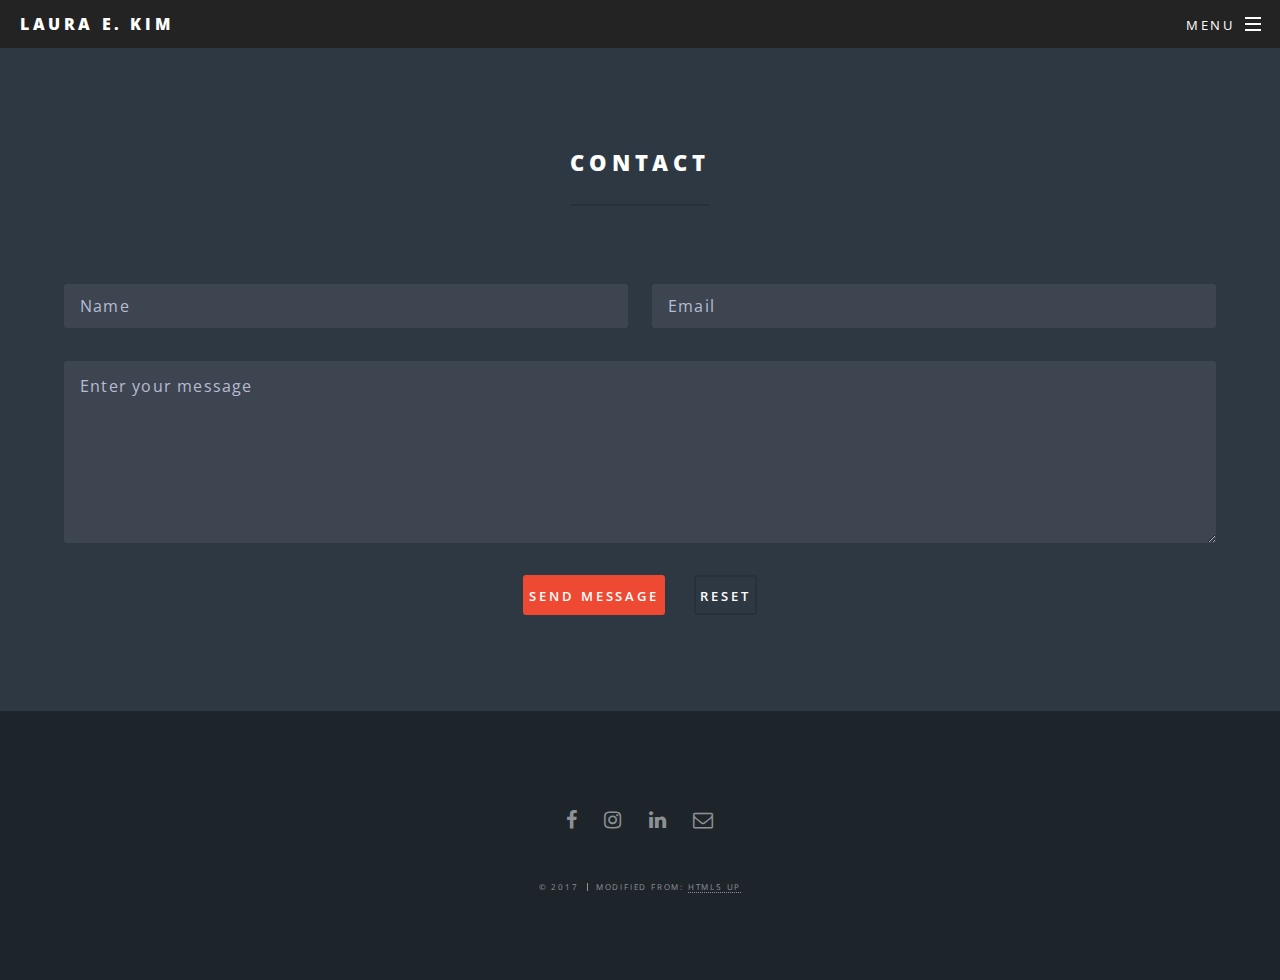
<file: contact.html>
<!DOCTYPE HTML>
<!--
	Spectral by HTML5 UP
	html5up.net | @ajlkn
	Free for personal and commercial use under the CCA 3.0 license (html5up.net/license)
-->
<html>
	<head>
					<head>
		<title>Laura E. Kim - Work</title>
		<meta charset="utf-8" />
		<meta name="viewport" content="width=device-width, initial-scale=1" />
		<!--[if lte IE 8]><script src="assets/js/ie/html5shiv.js"></script><![endif]-->
		<link rel="stylesheet" href="assets/css/main.css" />
		<!--[if lte IE 8]><link rel="stylesheet" href="assets/css/ie8.css" /><![endif]-->
		<!--[if lte IE 9]><link rel="stylesheet" href="assets/css/ie9.css" /><![endif]-->
	</head>
	<body>

		<!-- Page Wrapper -->
			<div id="page-wrapper">

				<!-- Header -->
					<header id="header">
						<h1><a href="index.html">Laura E. Kim</a></h1>
						<nav id="nav">
							<ul>
								<li class="special">
									<a href="#menu" class="menuToggle"><span>Menu</span></a>
									<div id="menu">
										<ul>
											<li><a href="index.html">Home</a></li>
											<li><a href="work.html">Work</a></li>
											<li><a href="photos.html">Photos</a></li>
											<li><a href="contact.html">Contact</a></li>
										</ul>
									</div>
								</li>
							</ul>
						</nav>
					</header>

				<!-- Main -->
<!-- Three -->
					<section id="three" class="wrapper style3 special">
						<div class="inner">
							<header class="major">
								<h2>Contact</h2>
								
							</header>
          	<section>
		<div class="box alt">
			<form method="post" action="mailto:laura.kim@post.harvard.edu">
										<div class="row uniform">
											<div class="6u 12u$(xsmall)">
												<input type="text" name="demo-name" id="demo-name" value="" placeholder="Name" />
											</div>
											<div class="6u$ 12u$(xsmall)">
												<input type="email" name="demo-email" id="demo-email" value="" placeholder="Email" />
											</div>
													</select>
												</div>
											</div>
                      
											<div class="12u$">
												<textarea name="demo-message" id="demo-message" placeholder="Enter your message" rows="6"></textarea>
											</div>
											<div class="12u$">
												<p><ul class="actions">
													<li><input type="submit" value="Send Message" class="special" /></li>
													<li><input type="reset" value="Reset" /></li>
												</ul>
											</div>
										</div>
									</form>
								</section>


							</div>
						</section>
					</article>

				<!-- Footer -->
<!-- Footer -->
					<footer id="footer">
						<ul class="icons">
							<li><a href="https://www.facebook.com/laura3kim" class="icon fa-facebook"><span class="label">Facebook</span></a></li>
							<li><a href="https://instagram.com/laura3kim" class="icon fa-instagram"><span class="label">Instagram</span></a></li>
							<li><a href="https://linkedin.com/in/laura-e-kim" class="icon fa-linkedin"><span class="label">LinkedIn</span></a></li>
							<li><a href="mailto:laura.kim@post.harvard.edu" class="icon fa-envelope-o"><span class="label">Email</span></a></li>
						</ul>
						<ul class="copyright">
							<li>&copy; 2017</li><li>Modified from: <a href="http://html5up.net">HTML5 UP</a></li>
						</ul>
					</footer>

			</div>

		<!-- Scripts -->
			<script src="assets/js/jquery.min.js"></script>
			<script src="assets/js/jquery.scrollex.min.js"></script>
			<script src="assets/js/jquery.scrolly.min.js"></script>
			<script src="assets/js/skel.min.js"></script>
			<script src="assets/js/util.js"></script>
			<!--[if lte IE 8]><script src="assets/js/ie/respond.min.js"></script><![endif]-->
			<script src="assets/js/main.js"></script>

	</body>
</html>
</file>
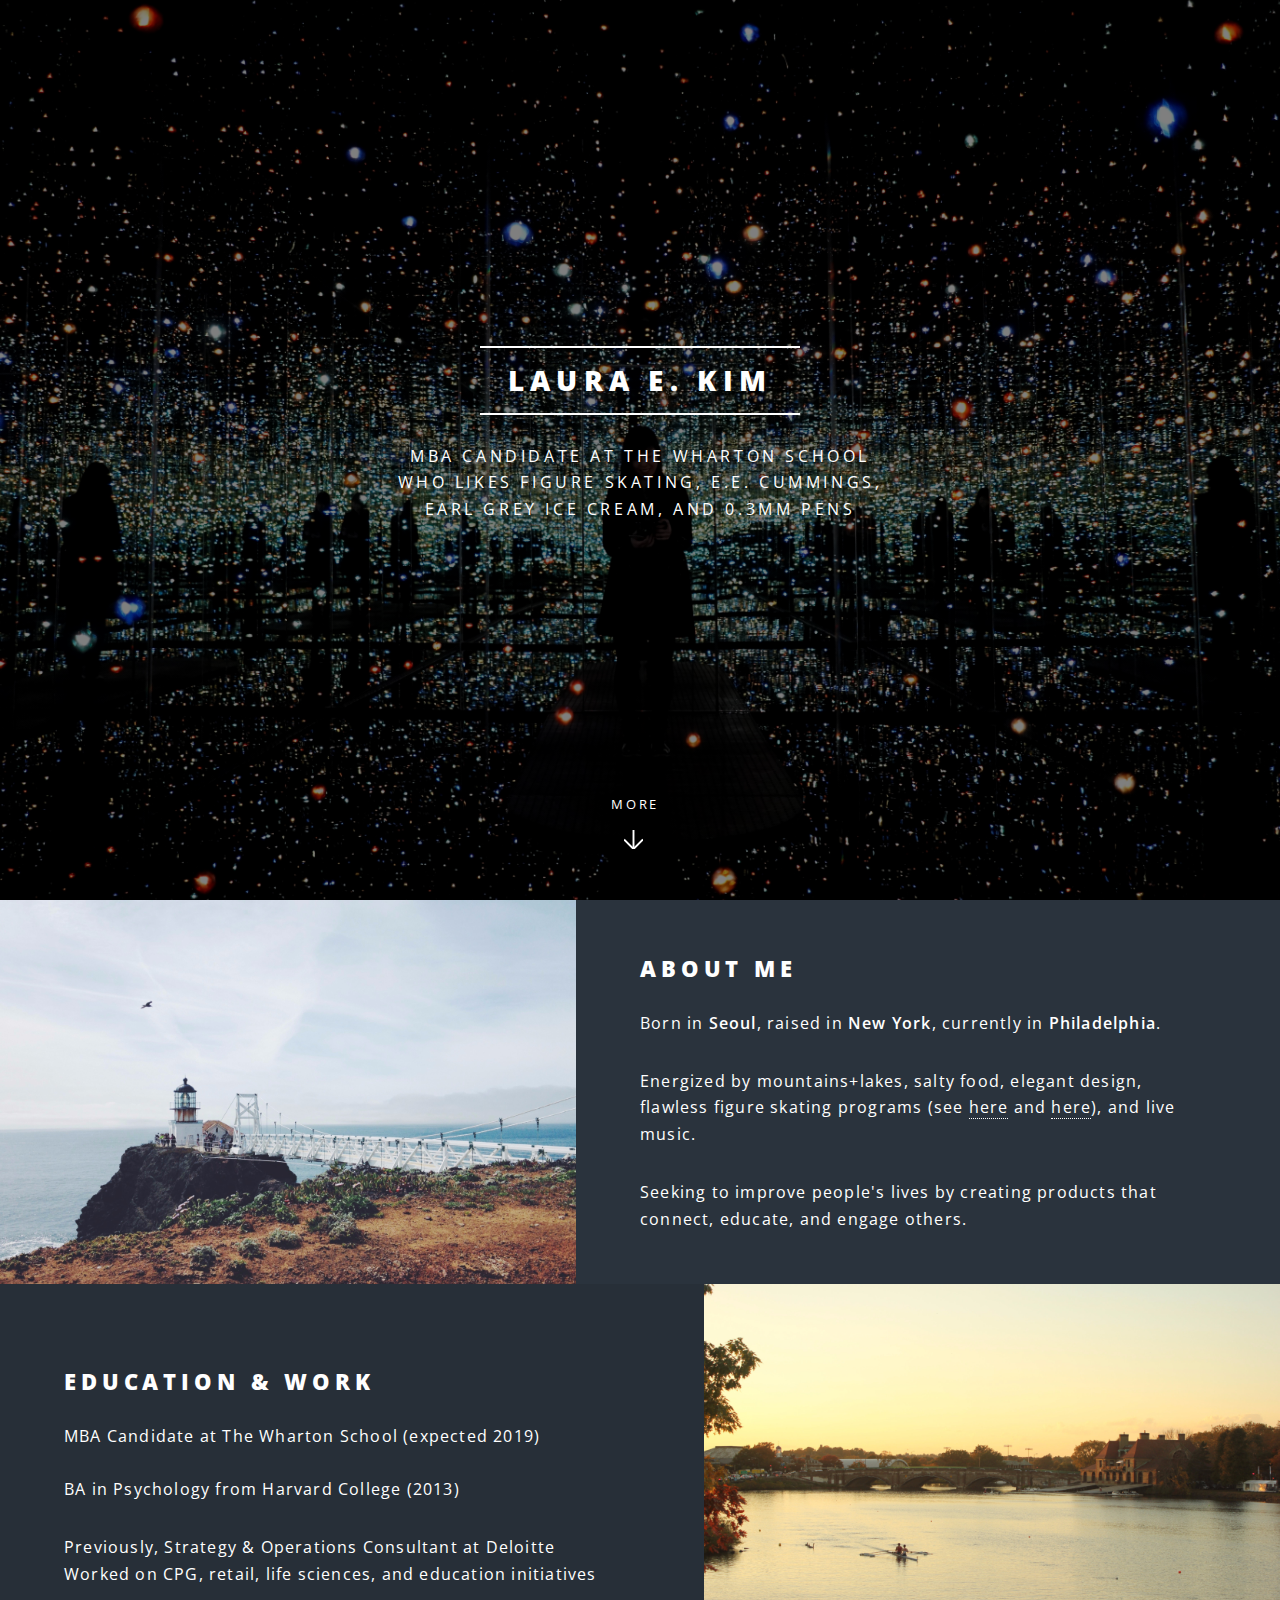
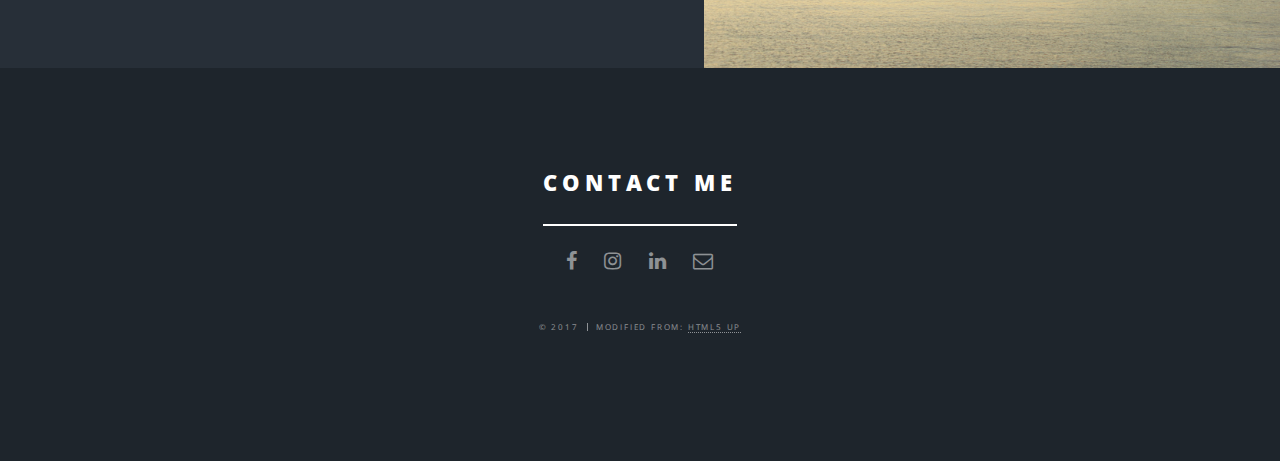
<file: index2.html>
<!DOCTYPE HTML>
<!--
	Spectral by HTML5 UP
	html5up.net | @ajlkn
	Free for personal and commercial use under the CCA 3.0 license (html5up.net/license)
-->
<html>
	<head>
		<title>Laura E. Kim</title>
		<meta charset="utf-8" />
		<meta property="og:description" content="Laura E. Kim" />
		<meta name="viewport" content="width=device-width, initial-scale=1" />
		<!--[if lte IE 8]><script src="assets/js/ie/html5shiv.js"></script><![endif]-->
		<link rel="stylesheet" href="assets/css/main.css" />
		<!--[if lte IE 8]><link rel="stylesheet" href="assets/css/ie8.css" /><![endif]-->
		<!--[if lte IE 9]><link rel="stylesheet" href="assets/css/ie9.css" /><![endif]-->
	</head>
	<body class="landing">

		<!-- Page Wrapper -->
			<div id="page-wrapper">

				<!-- Header -->
					<header id="header" class="alt">
						<h1><a href="index.html">laura e. kim</a></h1>
				
					</header>

				<!-- Banner -->
					<section id="banner">
						<div class="inner">
							<h2>Laura E. Kim</h2>
							<p>MBA Candidate at The Wharton School<br />
							who likes figure skating, e.e. cummings,<br />
							earl grey ice cream, and 0.3mm pens</p>
							</div>
						<a href="#two" class="more scrolly">More</a>
					</section>

				<!-- Two -->
					<section id="two" class="wrapper alt style2">
						<section class="spotlight">
							<div class="image"><img src="images/lighthouse.jpg" alt="" /></div><div class="content">
								<h2>About Me</h2>
								<p>Born in <b>Seoul</b>, raised in <b>New York</b>, currently in <b>Philadelphia</b>.<br/>
									<p>Energized by mountains+lakes, salty food, elegant design, flawless figure skating programs (see <a href="https://youtu.be/yZxDCfgVfTc">here</a> and <a href="https://youtu.be/ZcPt_vJUMoU">here</a>), and live music.<br/>
									
							<p>Seeking to improve people's lives by creating products that connect, educate, and engage others.
							</p>
							</div>
						</section>
						<section class="spotlight">
							<div class="image"><img src="images/headofcharles.jpg" alt="" /></div><div class="content">
								<h2>Education & Work</h2>
								<p>MBA Candidate at The Wharton School (expected 2019) <br/><br>
									BA in Psychology from Harvard College (2013)</p>
							
							<p>Previously, Strategy & Operations Consultant at Deloitte<br/>
								Worked on CPG, retail, life sciences, and education initiatives
								</p>
							</div>
						</section>
						
					</section>
					
				
				<!-- Footer -->
					<footer id="footer">
						<header class="major">
								<h2>Contact Me</h2>
							
						<ul class="icons">
							<li><a href="https://www.facebook.com/laura3kim" class="icon fa-facebook"><span class="label">Facebook</span></a></li>
							<li><a href="https://instagram.com/laura3kim" class="icon fa-instagram"><span class="label">Instagram</span></a></li>
							<li><a href="https://linkedin.com/in/laura-e-kim" class="icon fa-linkedin"><span class="label">LinkedIn</span></a></li>
							<li><a href="mailto:laura.kim@post.harvard.edu" class="icon fa-envelope-o"><span class="label">Email</span></a></li>
						</ul>
						<ul class="copyright">
							<li>&copy; 2017</li><li>Modified from: <a href="http://html5up.net">HTML5 UP</a></li>
						</ul>
					</footer>

			</div>

		<!-- Scripts -->
			<script src="assets/js/jquery.min.js"></script>
			<script src="assets/js/jquery.scrollex.min.js"></script>
			<script src="assets/js/jquery.scrolly.min.js"></script>
			<script src="assets/js/skel.min.js"></script>
			<script src="assets/js/util.js"></script>
			<!--[if lte IE 8]><script src="assets/js/ie/respond.min.js"></script><![endif]-->
			<script src="assets/js/main.js"></script>

	</body>
</html>
</file>
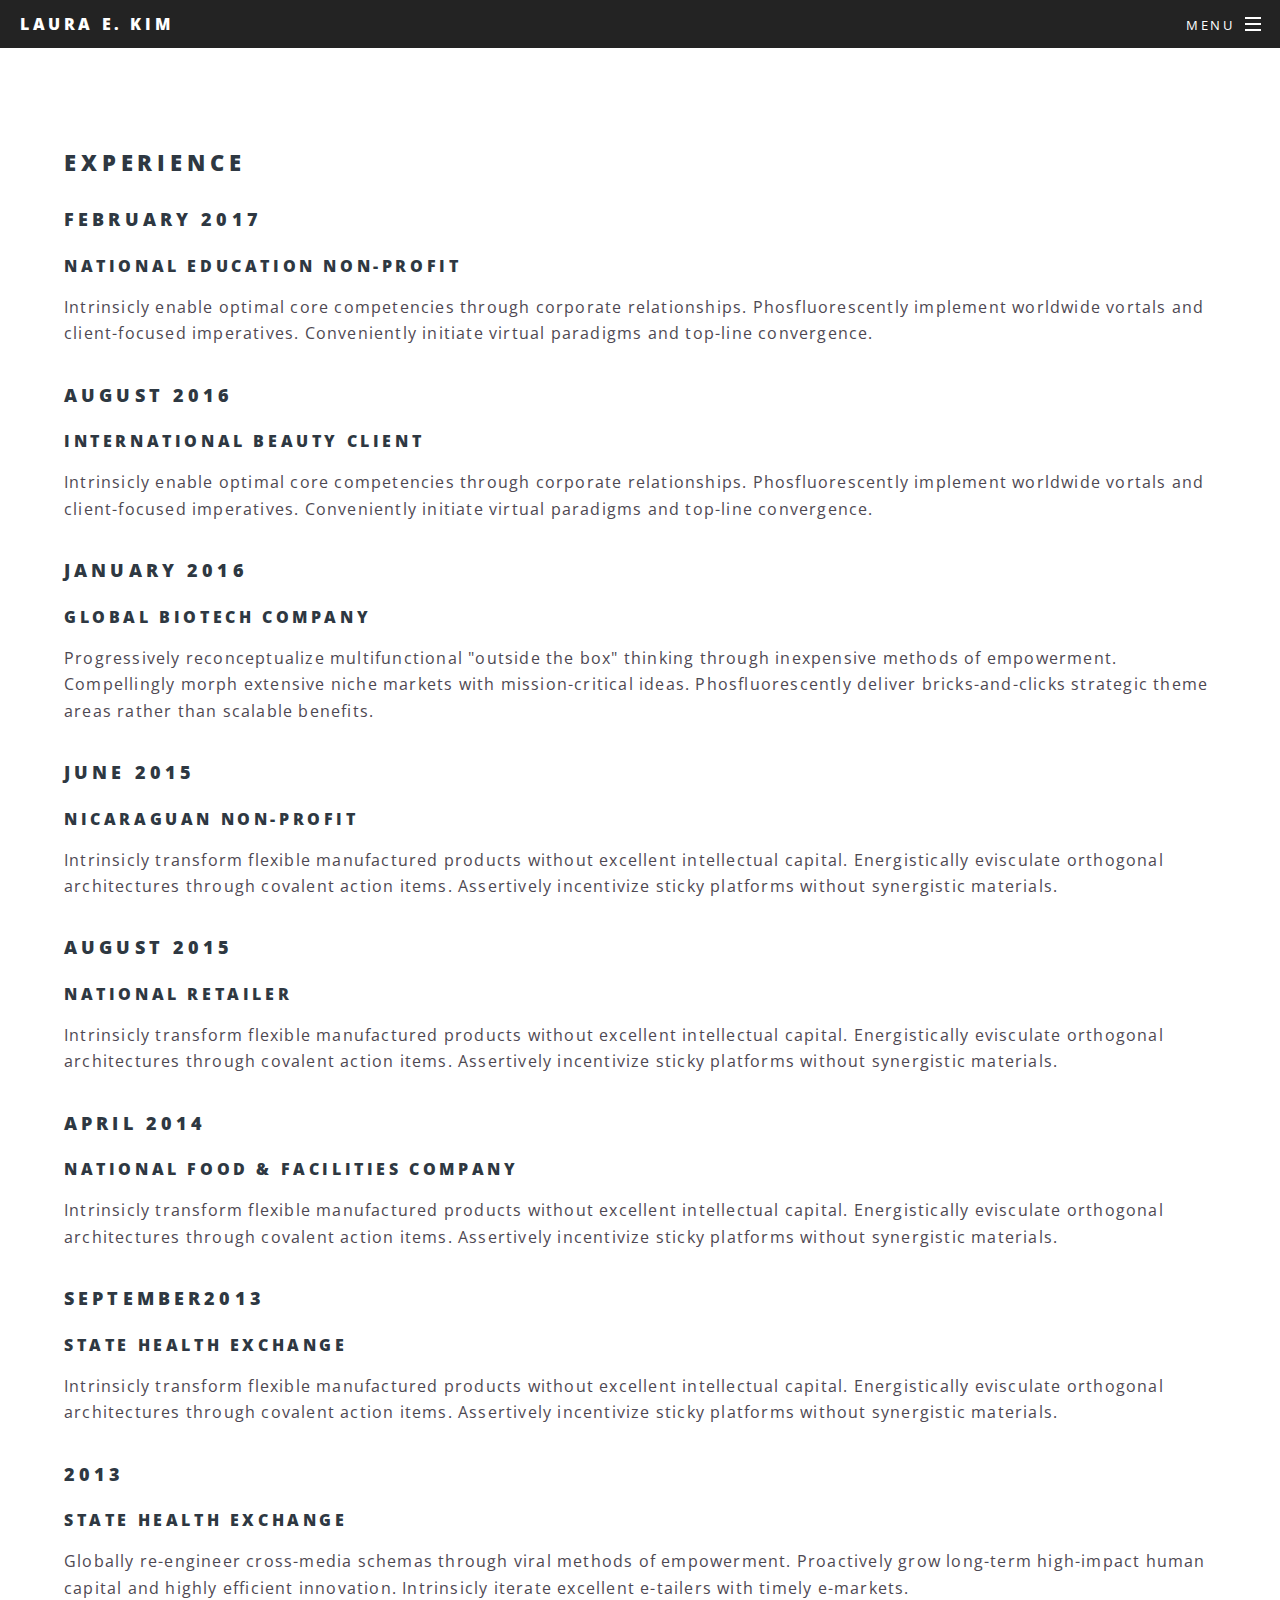
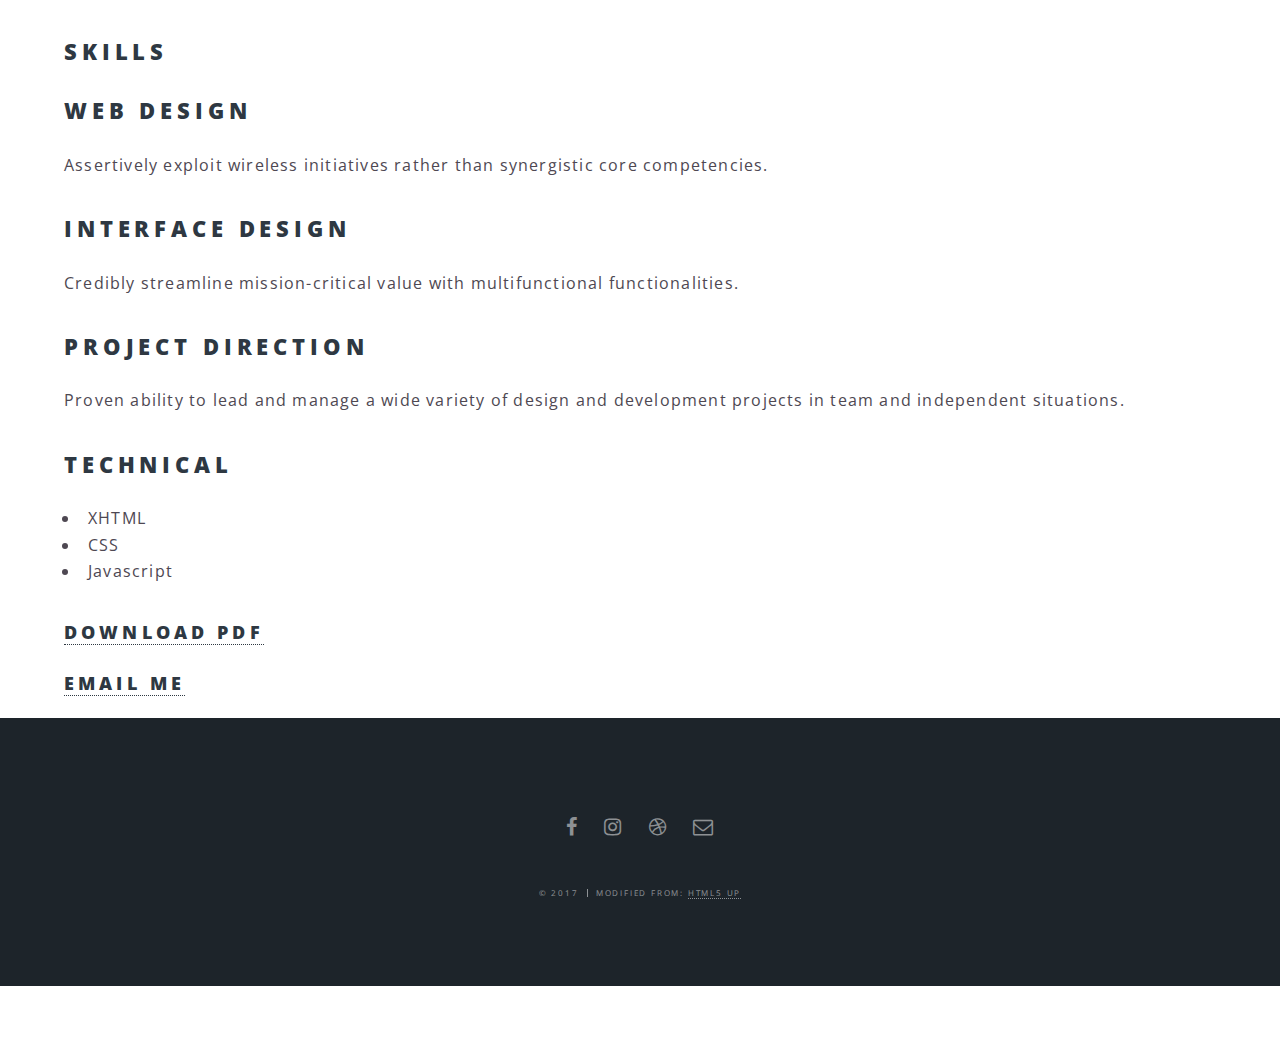
<file: resume.html>
<!DOCTYPE HTML>
<!--
	Spectral by HTML5 UP
	html5up.net | @ajlkn
	Free for personal and commercial use under the CCA 3.0 license (html5up.net/license)
-->
<html>
	<head>
		<title>Laura E. Kim - Work</title>
		<meta charset="utf-8" />
		<meta name="viewport" content="width=device-width, initial-scale=1" />
		<!--[if lte IE 8]><script src="assets/js/ie/html5shiv.js"></script><![endif]-->
		<link rel="stylesheet" href="assets/css/main.css" />
		<!--[if lte IE 8]><link rel="stylesheet" href="assets/css/ie8.css" /><![endif]-->
		<!--[if lte IE 9]><link rel="stylesheet" href="assets/css/ie9.css" /><![endif]-->
	</head>
	<body>

		<!-- Page Wrapper -->
			<div id="page-wrapper">

				<!-- Header -->
					<header id="header">
						<h1><a href="index.html">Laura E. Kim</a></h1>
						<nav id="nav">
							<ul>
								<li class="special">
									<a href="#menu" class="menuToggle"><span>Menu</span></a>
									<div id="menu">
										<ul>
											<li><a href="index.html">Home</a></li>
											<li><a href="work.html">Work</a></li>
											<li><a href="photos.html">Photos</a></li>
										</ul>
									</div>
								</li>
							</ul>
						</nav>
					</header>

				<!-- Main -->

						
						<section class="wrapper style5">
							<div class="inner">

								<div id="doc2" class="yui-t7">
	<div id="inner">
	
		<div id="bd">
			<div id="yui-main">
				
					<div class="yui-gf">
	
						<div class="yui-u first">
							<h2>Experience</h2>
						</div>
				<!--// .yui-u -->

						<div class="yui-u">

							<div class="job">
								<h3>February 2017</h3>
								<h4>National Education Non-Profit</h3>
								<p>Intrinsicly enable optimal core competencies through corporate relationships. Phosfluorescently implement worldwide vortals and client-focused imperatives. Conveniently initiate virtual paradigms and top-line convergence. </p>
							</div>
							
							<div class="job">
								<h3>August 2016</h3>
								<h4>International Beauty Client</h3>
								<p>Intrinsicly enable optimal core competencies through corporate relationships. Phosfluorescently implement worldwide vortals and client-focused imperatives. Conveniently initiate virtual paradigms and top-line convergence. </p>
							</div>

							<div class="job">
								<h3>January 2016</h3>
								<h4>Global Biotech Company</h4>
								<p>Progressively reconceptualize multifunctional "outside the box" thinking through inexpensive methods of empowerment. Compellingly morph extensive niche markets with mission-critical ideas. Phosfluorescently deliver bricks-and-clicks strategic theme areas rather than scalable benefits. </p>
							</div>

							<div class="job">
								<h3>June 2015</h2>
								<h4>Nicaraguan Non-profit</h4>
								<p>Intrinsicly transform flexible manufactured products without excellent intellectual capital. Energistically evisculate orthogonal architectures through covalent action items. Assertively incentivize sticky platforms without synergistic materials. </p>
							</div>
							
							<div class="job">
								<h3>August 2015</h2>
								<h4>National Retailer</h4>
								<p>Intrinsicly transform flexible manufactured products without excellent intellectual capital. Energistically evisculate orthogonal architectures through covalent action items. Assertively incentivize sticky platforms without synergistic materials. </p>
							</div>

							<div class="job">
								<h3>April 2014</h2>
								<h4>National Food & Facilities Company</h4>
								<p>Intrinsicly transform flexible manufactured products without excellent intellectual capital. Energistically evisculate orthogonal architectures through covalent action items. Assertively incentivize sticky platforms without synergistic materials. </p>
							</div>
							
							<div class="job">
								<h3>September2013</h2>
								<h4>State Health Exchange</h4>
								<p>Intrinsicly transform flexible manufactured products without excellent intellectual capital. Energistically evisculate orthogonal architectures through covalent action items. Assertively incentivize sticky platforms without synergistic materials. </p>
							</div>

							<div class="job last">
								<h3>2013</h3>
								<h4>State Health Exchange</h4>
								<p>Globally re-engineer cross-media schemas through viral methods of empowerment. Proactively grow long-term high-impact human capital and highly efficient innovation. Intrinsicly iterate excellent e-tailers with timely e-markets.</p>
							</div>

						</div>

					<div class="yui-gf">
						<div class="yui-u first">
							<h2>Skills</h2>
						</div>
						<div class="yui-u">

								<div class="talent">
									<h2>Web Design</h2>
									<p>Assertively exploit wireless initiatives rather than synergistic core competencies.	</p>
								</div>

								<div class="talent">
									<h2>Interface Design</h2>
									<p>Credibly streamline mission-critical value with multifunctional functionalities.	 </p>
								</div>

								<div class="talent">
									<h2>Project Direction</h2>
									<p>Proven ability to lead and manage a wide variety of design and development projects in team and independent situations.</p>
								</div>
						</div>
					</div><!--// .yui-gf -->

					<div class="yui-gf">
						<div class="yui-u first">
							<h2>Technical</h2>
						</div>
						<div class="yui-u">
							<ul class="talent">
								<li>XHTML</li>
								<li>CSS</li>
								<li class="last">Javascript</li>
							</ul>

							<h3><a id="pdf" href="#">Download PDF</a></h3>
						<h3><a href="laura.kim@post.harvard.edu">email me</a></h3>
											</div><!--// .contact-info -->
				</div>
							
					</div><!--// .yui-gf -->


				</div><!--// .yui-b -->
			</div><!--// yui-main -->
		</div><!--// bd -->


	</div><!-- // inner -->


</div><!--// doc -->



						
					</article>

				<!-- Footer -->
					<footer id="footer">
						<ul class="icons">
							<li><a href="https://www.facebook.com/laura3kim" class="icon fa-facebook"><span class="label">Facebook</span></a></li>
							<li><a href="instagram.com/laura3kim" class="icon fa-instagram"><span class="label">Instagram</span></a></li>
							<li><a href="http://linkedin.com/in/laura-e-kim" class="icon fa-dribbble"><span class="label">LinkedIn</span></a></li>
							<li><a href="mailto:laura.kim@post.harvard.edu" class="icon fa-envelope-o"><span class="label">Email</span></a></li>
						</ul>
						<ul class="copyright">
							<li>&copy; 2017</li><li>Modified from: <a href="http://html5up.net">HTML5 UP</a></li>
						</ul>
					</footer>

			</div>

		<!-- Scripts -->
			<script src="assets/js/jquery.min.js"></script>
			<script src="assets/js/jquery.scrollex.min.js"></script>
			<script src="assets/js/jquery.scrolly.min.js"></script>
			<script src="assets/js/skel.min.js"></script>
			<script src="assets/js/util.js"></script>
			<!--[if lte IE 8]><script src="assets/js/ie/respond.min.js"></script><![endif]-->
			<script src="assets/js/main.js"></script>

	</body>
</html>
</file>
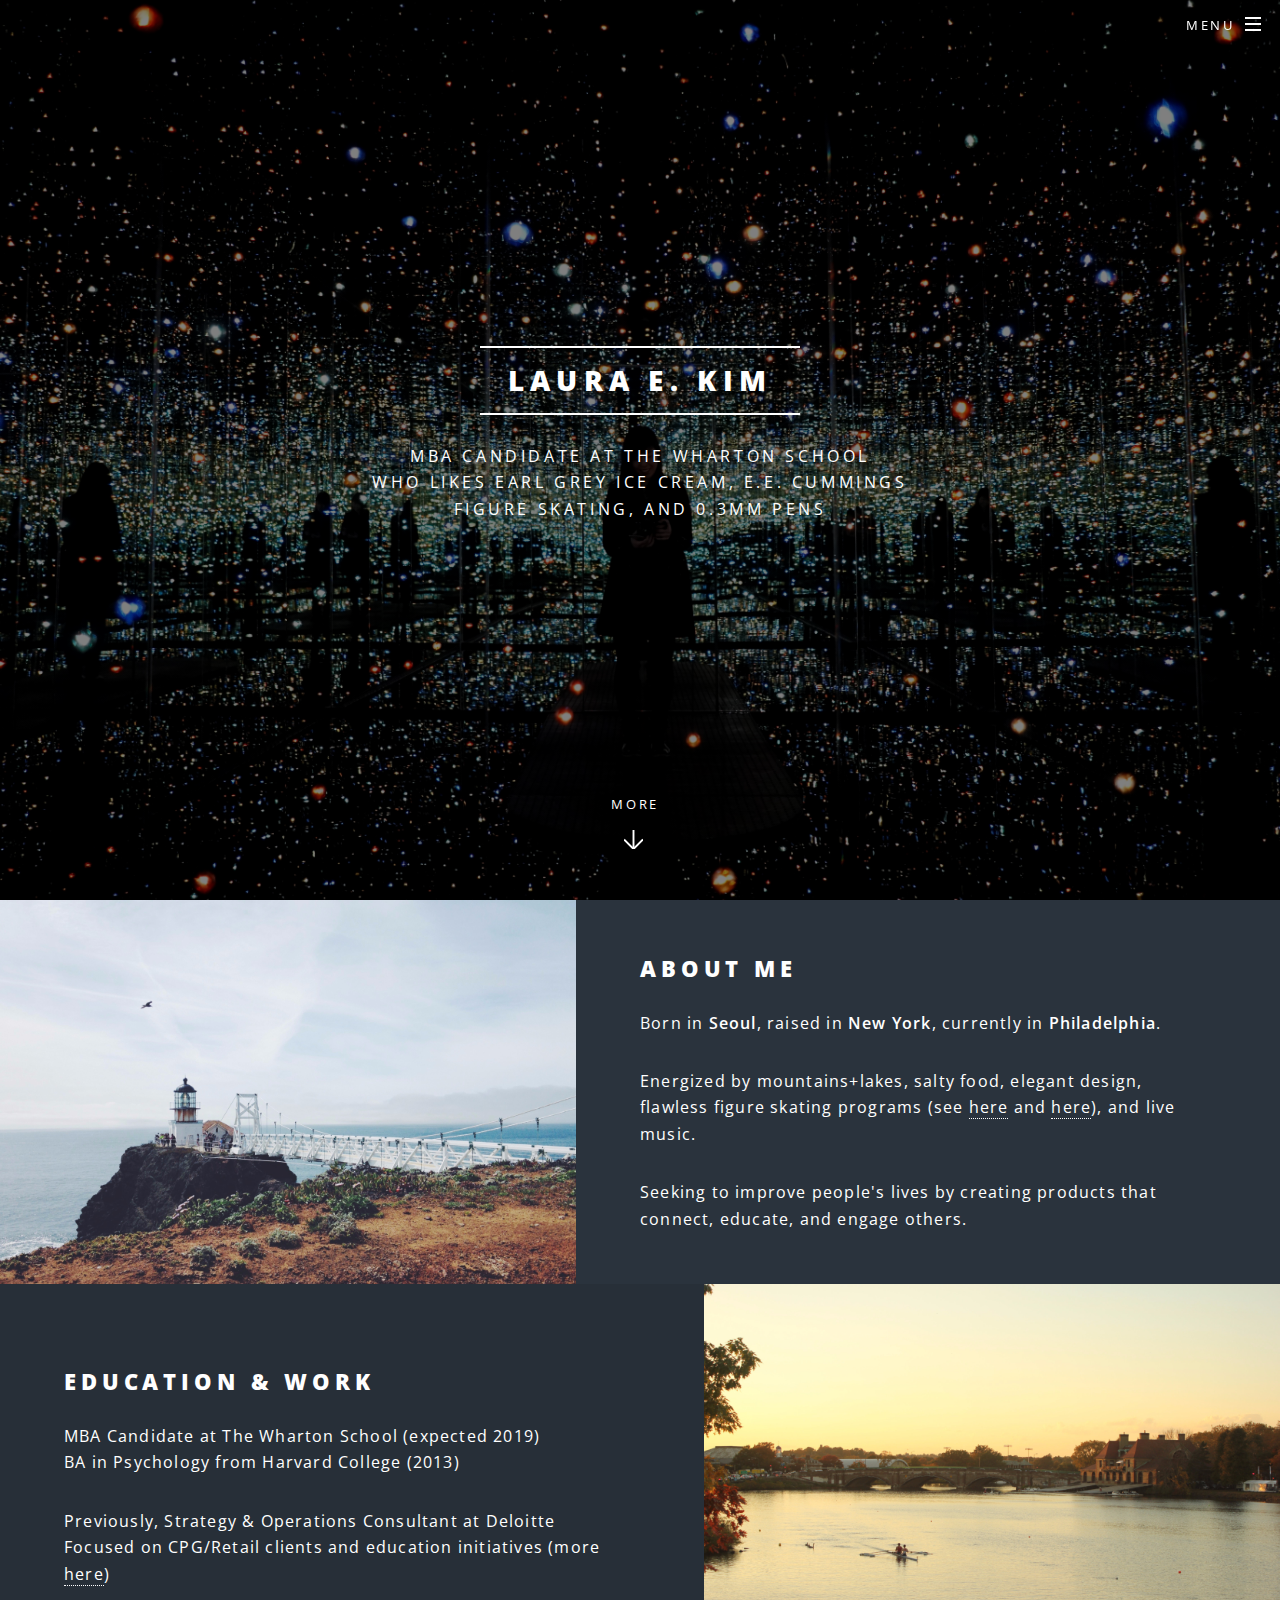
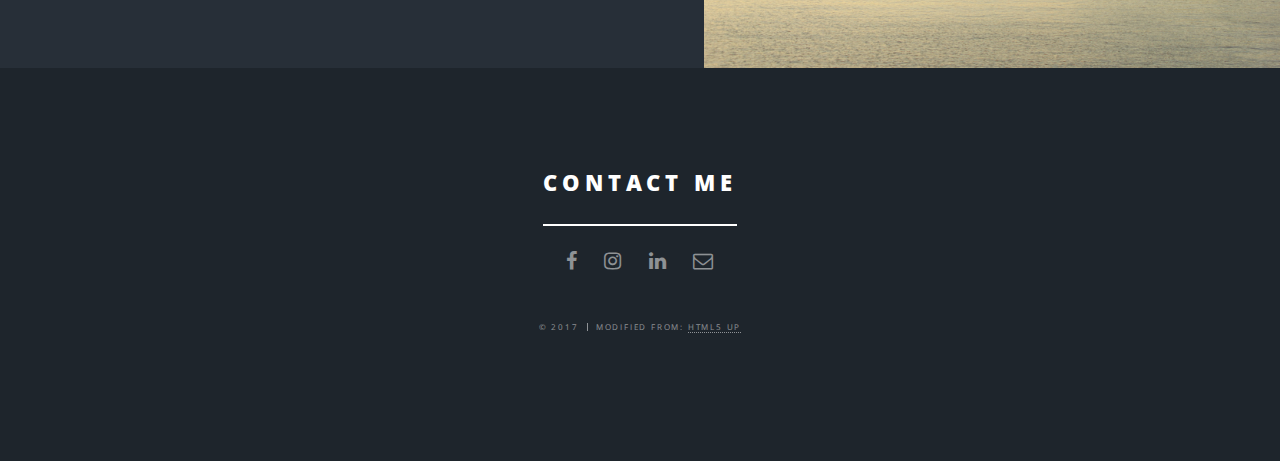
<file: test.html>
<!DOCTYPE HTML>
<!--
	Spectral by HTML5 UP
	html5up.net | @ajlkn
	Free for personal and commercial use under the CCA 3.0 license (html5up.net/license)
-->
<html>
	<head>
		<title>Laura E. Kim</title>
		<meta charset="utf-8" />
		<meta property="og:description" content="Laura E. Kim" />
		<meta name="viewport" content="width=device-width, initial-scale=1" />
		<!--[if lte IE 8]><script src="assets/js/ie/html5shiv.js"></script><![endif]-->
		<link rel="stylesheet" href="assets/css/main.css" />
		<!--[if lte IE 8]><link rel="stylesheet" href="assets/css/ie8.css" /><![endif]-->
		<!--[if lte IE 9]><link rel="stylesheet" href="assets/css/ie9.css" /><![endif]-->
	</head>
	<body class="landing">

		<!-- Page Wrapper -->
			<div id="page-wrapper">

				<!-- Header -->
					<header id="header" class="alt">
						<h1><a href="index.html">laura e. kim</a></h1>
						<nav id="nav">
							<ul>
								<li class="special">
									<a href="#menu" class="menuToggle"><span>Menu</span></a>
									<div id="menu">
										<ul>
											<li><a href="index.html">Home</a></li>
											<li><a href="work.html">Work</a></li>
											<li><a href="photos.html">Resume</a></li>
																				</ul>
									</div>
								</li>
							</ul>
						</nav>
					</header>

				<!-- Banner -->
					<section id="banner">
						<div class="inner">
							<h2>Laura E. Kim</h2>
							<p>MBA Candidate at The Wharton School<br />
							who likes earl grey ice cream, e.e. cummings<br />
							figure skating, and 0.3mm pens</p>
							</div>
						<a href="#two" class="more scrolly">More</a>
					</section>

				<!-- Two -->
					<section id="two" class="wrapper alt style2">
						<section class="spotlight">
							<div class="image"><img src="images/lighthouse.jpg" alt="" /></div><div class="content">
								<h2>About Me</h2>
								<p>Born in <b>Seoul</b>, raised in <b>New York</b>, currently in <b>Philadelphia</b>.<br/>
									<p>Energized by mountains+lakes, salty food, elegant design, flawless figure skating programs (see <a href="https://youtu.be/yZxDCfgVfTc">here</a> and <a href="https://youtu.be/ZcPt_vJUMoU">here</a>), and live music.<br/>
									
							<p>Seeking to improve people's lives by creating products that connect, educate, and engage others.
							</p>
							</div>
						</section>
						<section class="spotlight">
							<div class="image"><img src="images/headofcharles.jpg" alt="" /></div><div class="content">
								<h2>Education & Work</h2>
								<p>MBA Candidate at The Wharton School (expected 2019) <br/>
									BA in Psychology from Harvard College (2013)</p>
							
							<p>Previously, Strategy & Operations Consultant at Deloitte<br/>
								Focused on CPG/Retail clients and education initiatives (more <a href="work.html">here</a>)
								</p>
							</div>
						</section>
						
					</section>
					
				
				<!-- Footer -->
					<footer id="footer">
						<header class="major">
								<h2>Contact Me</h2>
							
						<ul class="icons">
							<li><a href="https://www.facebook.com/laura3kim" class="icon fa-facebook"><span class="label">Facebook</span></a></li>
							<li><a href="https://instagram.com/laura3kim" class="icon fa-instagram"><span class="label">Instagram</span></a></li>
							<li><a href="https://linkedin.com/in/laura-e-kim" class="icon fa-linkedin"><span class="label">LinkedIn</span></a></li>
							<li><a href="mailto:laura.kim@post.harvard.edu" class="icon fa-envelope-o"><span class="label">Email</span></a></li>
						</ul>
						<ul class="copyright">
							<li>&copy; 2017</li><li>Modified from: <a href="http://html5up.net">HTML5 UP</a></li>
						</ul>
					</footer>

			</div>

		<!-- Scripts -->
			<script src="assets/js/jquery.min.js"></script>
			<script src="assets/js/jquery.scrollex.min.js"></script>
			<script src="assets/js/jquery.scrolly.min.js"></script>
			<script src="assets/js/skel.min.js"></script>
			<script src="assets/js/util.js"></script>
			<!--[if lte IE 8]><script src="assets/js/ie/respond.min.js"></script><![endif]-->
			<script src="assets/js/main.js"></script>

	</body>
</html>
</file>
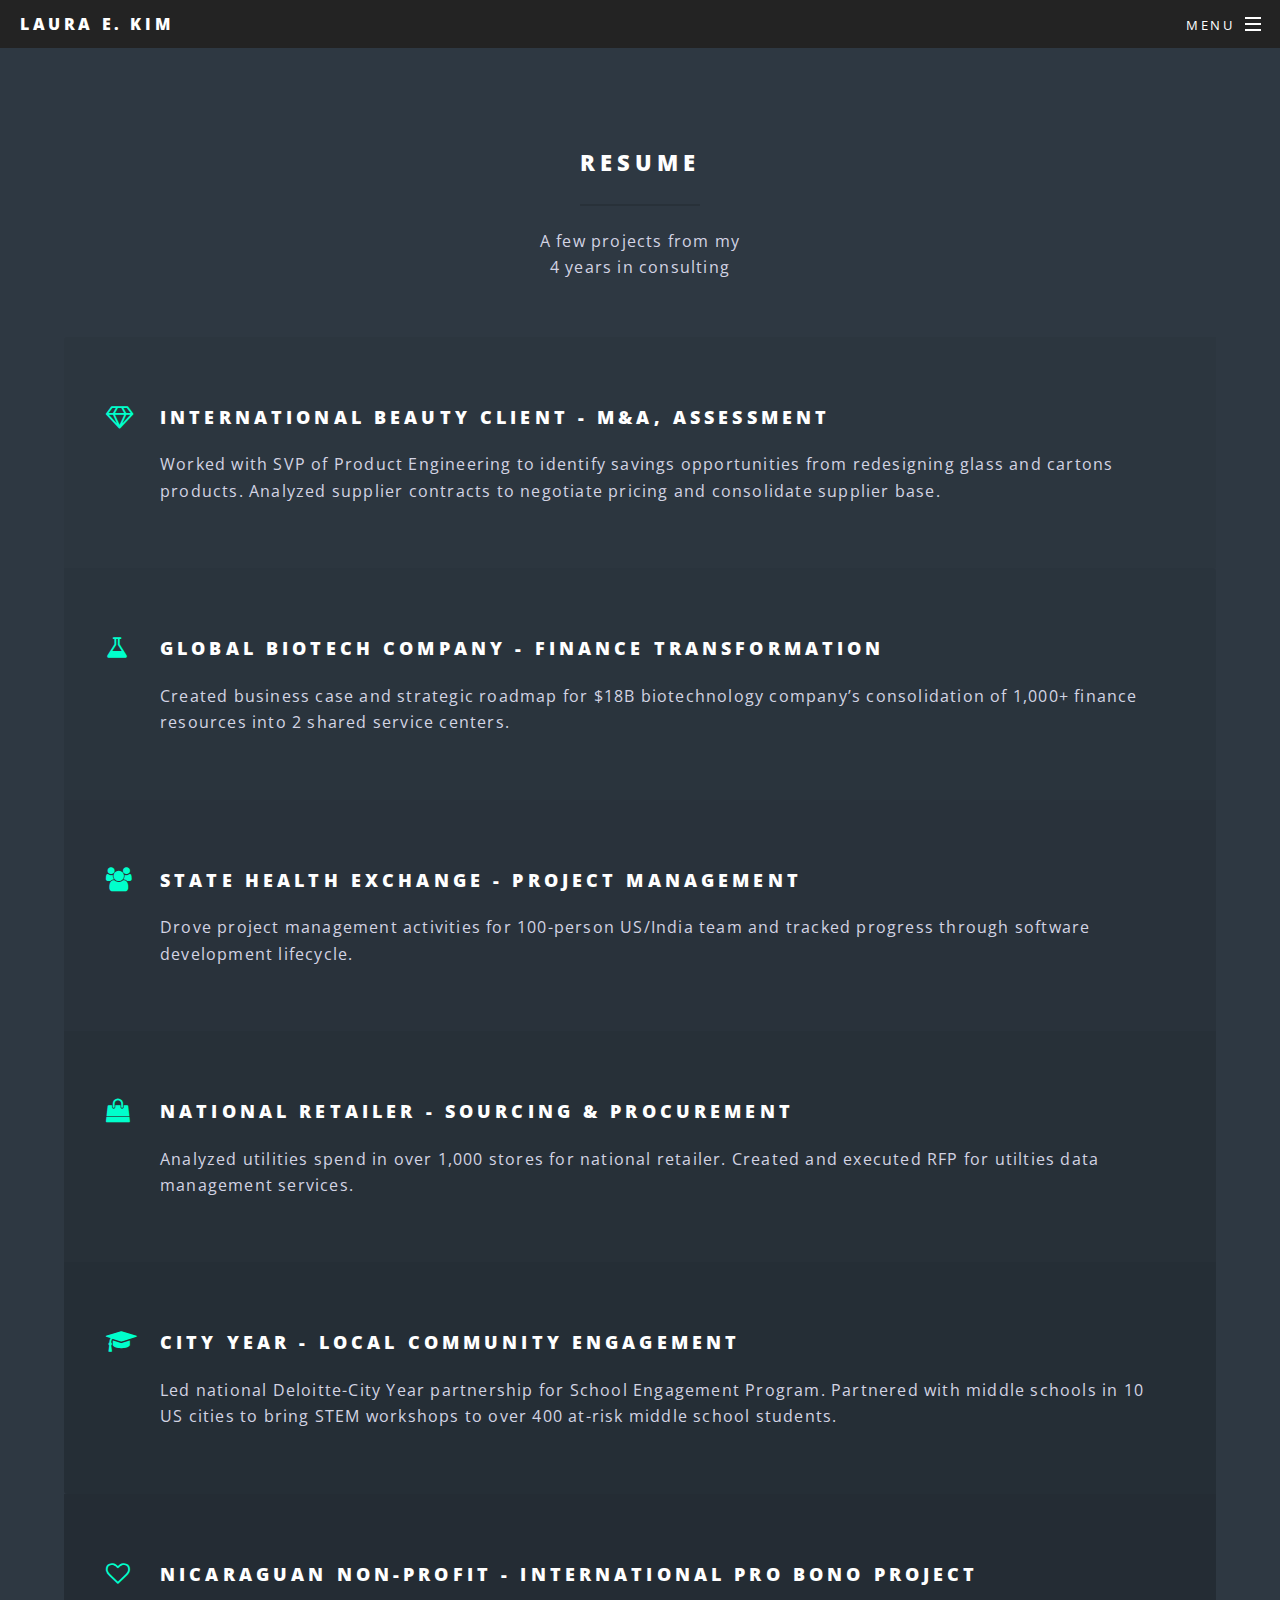
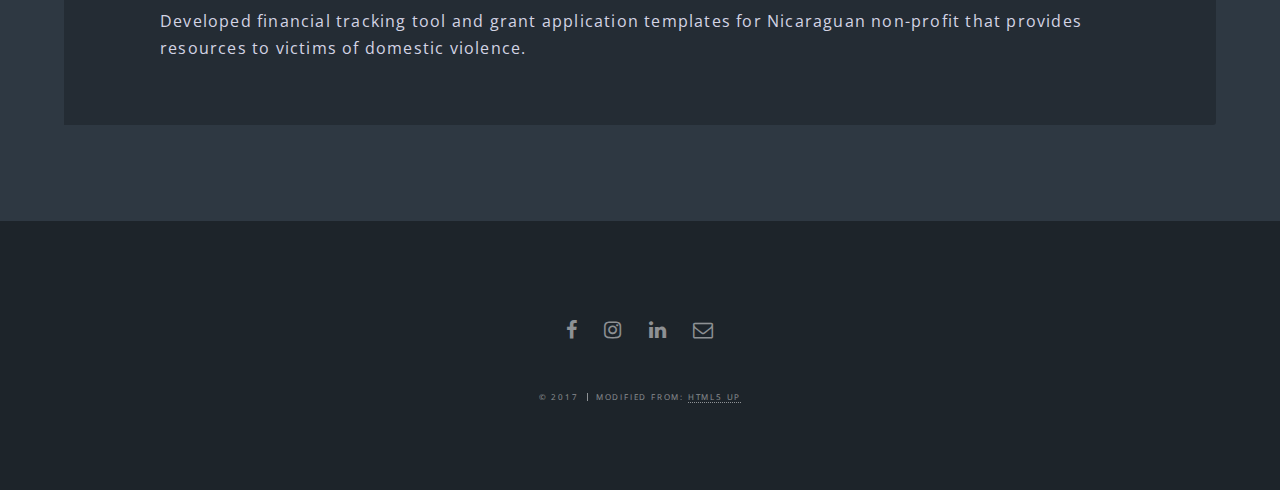
<file: work.html>
<!DOCTYPE HTML>
<!--
	Spectral by HTML5 UP
	html5up.net | @ajlkn
	Free for personal and commercial use under the CCA 3.0 license (html5up.net/license)
-->
<html>
	<head>
		<title>Laura E. Kim - Work</title>
		<meta charset="utf-8" />
		<meta name="viewport" content="width=device-width, initial-scale=1" />
		<!--[if lte IE 8]><script src="assets/js/ie/html5shiv.js"></script><![endif]-->
		<link rel="stylesheet" href="assets/css/main.css" />
		<!--[if lte IE 8]><link rel="stylesheet" href="assets/css/ie8.css" /><![endif]-->
		<!--[if lte IE 9]><link rel="stylesheet" href="assets/css/ie9.css" /><![endif]-->
	</head>
	<body>

		<!-- Page Wrapper -->
			<div id="page-wrapper">

				<!-- Header -->
					<header id="header">
						<h1><a href="index.html">Laura E. Kim</a></h1>
						<nav id="nav">
							<ul>
								<li class="special">
									<a href="#menu" class="menuToggle"><span>Menu</span></a>
									<div id="menu">
										<ul>
											<li><a href="index.html">Home</a></li>
											<li><a href="work.html">Resume</a></li>
											<li><a href="photos.html">Photos</a></li>
											
										</ul>
									</div>
								</li>
							</ul>
						</nav>
					</header>

				<!-- Main -->
<!-- Three -->
					<section id="three" class="wrapper style3 special">
						<div class="inner">
							<header class="major">
								<h2>Resume</h2>
								
								<p>A few projects from my<br/>
									4 years in consulting</p>
							</header>

											
		
								<ul class="features">
																<li class="icon fa-diamond">
									<h3>International Beauty Client - M&A, Assessment</h3>
                  
									<p>Worked with SVP of Product Engineering to identify savings opportunities from redesigning glass and cartons products. Analyzed supplier contracts to negotiate pricing and consolidate supplier base.</p>
								</li>
								<li class="icon fa-flask">
									<h3>Global Biotech Company - Finance Transformation</h3>
                  
									<p>Created business case and strategic roadmap for $18B biotechnology company’s consolidation of 1,000+ finance resources into 2 shared service centers.</p>
								</li>
									<li class="icon fa-group">
									<h3>State Health Exchange - Project Management</h3>
                  
									<p>Drove project management activities for 100-person US/India team and tracked progress through software development lifecycle.</p>
								</li>

									<li class="icon fa-shopping-bag">
									<h3>National Retailer - Sourcing & Procurement</h3>
                  
									<p>Analyzed utilities spend in over 1,000 stores for national retailer. Created and executed RFP for utilties data management services.</p>
								</li>
																
								<li class="icon fa-graduation-cap">
									<h3>City Year - Local Community Engagement</h3>
									<p>Led national Deloitte-City Year partnership for School Engagement Program. Partnered with middle schools in 10 US cities to bring STEM workshops to over 400 at-risk middle school students.</p>
								</li>
								<li class="icon fa-heart-o">
									<h3>Nicaraguan Non-Profit - International Pro bono Project</h3>
                  
									<p>Developed financial tracking tool and grant application templates for Nicaraguan non-profit that provides resources to victims of domestic violence.</p>
								</li>
								
							</ul>
						</div>
					</section>


						
					</article>

				<!-- Footer -->
					<footer id="footer">
						<ul class="icons">
							<li><a href="https://www.facebook.com/laura3kim" class="icon fa-facebook"><span class="label">Facebook</span></a></li>
							<li><a href="https://instagram.com/laura3kim" class="icon fa-instagram"><span class="label">Instagram</span></a></li>
							<li><a href="https://linkedin.com/in/laura-e-kim" class="icon fa-linkedin"><span class="label">LinkedIn</span></a></li>
							<li><a href="mailto:laura.kim@post.harvard.edu" class="icon fa-envelope-o"><span class="label">Email</span></a></li>
						</ul>
						<ul class="copyright">
							<li>&copy; 2017</li><li>Modified from: <a href="http://html5up.net">HTML5 UP</a></li>
						</ul>
					</footer>

			</div>

		<!-- Scripts -->
			<script src="assets/js/jquery.min.js"></script>
			<script src="assets/js/jquery.scrollex.min.js"></script>
			<script src="assets/js/jquery.scrolly.min.js"></script>
			<script src="assets/js/skel.min.js"></script>
			<script src="assets/js/util.js"></script>
			<!--[if lte IE 8]><script src="assets/js/ie/respond.min.js"></script><![endif]-->
			<script src="assets/js/main.js"></script>

	</body>
</html>
</file>
<file: assets/css/ie8.css>
/*
	Spectral by HTML5 UP
	html5up.net | @ajlkn
	Free for personal and commercial use under the CCA 3.0 license (html5up.net/license)
*/

/* Icon */

	.icon.major {
		border: none;
	}

		.icon.major:before {
			font-size: 3em;
		}

/* Form */

	label {
		color: #2E3842;
	}

	input[type="text"],
	input[type="password"],
	input[type="email"],
	select,
	textarea {
		border: solid 1px #dfdfdf;
	}

/* Button */

	input[type="submit"],
	input[type="reset"],
	input[type="button"],
	button,
	.button {
		border: solid 2px #dfdfdf;
	}

		input[type="submit"].special,
		input[type="reset"].special,
		input[type="button"].special,
		button.special,
		.button.special {
			border: 0 !important;
		}

/* Page Wrapper + Menu */

	#menu {
		display: none;
	}

	body.is-menu-visible #menu {
		display: block;
	}

/* Header */

	#header nav > ul > li > a.menuToggle:after {
		display: none;
	}

/* Banner + Wrapper (style4) */

	#banner,
	.wrapper.style4 {
		-ms-behavior: url("assets/js/ie/backgroundsize.min.htc");
	}

		#banner:before,
		.wrapper.style4:before {
			display: none;
		}

/* Banner */

	#banner .more {
		height: 4em;
	}

		#banner .more:after {
			display: none;
		}

/* Main */

	#main > header {
		-ms-behavior: url("assets/js/ie/backgroundsize.min.htc");
	}

		#main > header:before {
			display: none;
		}
</file>
<file: assets/css/ie9.css>
/*
	Spectral by HTML5 UP
	html5up.net | @ajlkn
	Free for personal and commercial use under the CCA 3.0 license (html5up.net/license)
*/

/* Spotlight */

	.spotlight {
		display: block;
	}

		.spotlight .image {
			display: inline-block;
			vertical-align: top;
		}

		.spotlight .content {
			padding: 4em 4em 2em 4em ;
			display: inline-block;
		}

		.spotlight:after {
			clear: both;
			content: '';
			display: block;
		}

/* Features */

	.features {
		display: block;
	}

		.features li {
			float: left;
		}

		.features:after {
			content: '';
			display: block;
			clear: both;
		}

/* Banner + Wrapper (style4) */

	#banner,
	.wrapper.style4 {
		background-image: url("../../images/banner1.JPG");
		background-position: center center;
		background-repeat: no-repeat;
		background-size: cover;
		position: relative;
	}

		#banner:before,
		.wrapper.style4:before {
			background: #000000;
			content: '';
			height: 100%;
			left: 0;
			opacity: 0.5;
			position: absolute;
			top: 0;
			width: 100%;
		}

		#banner .inner,
		.wrapper.style4 .inner {
			position: relative;
			z-index: 1;
		}

/* Banner */

	#banner {
		padding: 14em 0 12em 0 ;
		height: auto;
	}

		#banner:after {
			display: none;
		}

/* CTA */

	#cta .inner header {
		float: left;
	}

	#cta .inner .actions {
		float: left;
	}

	#cta .inner:after {
		clear: both;
		content: '';
		display: block;
	}

/* Main */

	#main > header {
		background-image: url("../../images/banner1.JPG");
		background-position: center center;
		background-repeat: no-repeat;
		background-size: cover;
		position: relative;
	}

		#main > header:before {
			background: #000000;
			content: '';
			height: 100%;
			left: 0;
			opacity: 0.5;
			position: absolute;
			top: 0;
			width: 100%;
		}

		#main > header > * {
			position: relative;
			z-index: 1;
		}
</file>
<file: assets/css/main.css>
@import url(font-awesome.min.css);
@import url("https://fonts.googleapis.com/css?family=Open+Sans:400,400italic,600,600italic,800,800italic");


/*
	Spectral by HTML5 UP
	html5up.net | @ajlkn
	Free for personal and commercial use under the CCA 3.0 license (html5up.net/license)
*/

/* Reset */

	html, body, div, span, applet, object, iframe, h1, h2, h3, h4, h5, h6, p, blockquote, pre, a, abbr, acronym, address, big, cite, code, del, dfn, em, img, ins, kbd, q, s, samp, small, strike, strong, sub, sup, tt, var, b, u, i, center, dl, dt, dd, ol, ul, li, fieldset, form, label, legend, table, caption, tbody, tfoot, thead, tr, th, td, article, aside, canvas, details, embed, figure, figcaption, footer, header, hgroup, menu, nav, output, ruby, section, summary, time, mark, audio, video {
		margin: 0;
		padding: 0;
		border: 0;
		font-size: 100%;
		font: inherit;
		vertical-align: baseline;
	}

	article, aside, details, figcaption, figure, footer, header, hgroup, menu, nav, section {
		display: block;
	}

	body {
		line-height: 1;
	}

	ol, ul {
		list-style: none;
	}

	blockquote, q {
		quotes: none;
	}

	blockquote:before, blockquote:after, q:before, q:after {
		content: '';
		content: none;
	}

	table {
		border-collapse: collapse;
		border-spacing: 0;
	}

	body {
		-webkit-text-size-adjust: none;
	}

/* Box Model */

	*, *:before, *:after {
		-moz-box-sizing: border-box;
		-webkit-box-sizing: border-box;
		box-sizing: border-box;
	}

/* Grid */

	.row {
		border-bottom: solid 1px transparent;
		-moz-box-sizing: border-box;
		-webkit-box-sizing: border-box;
		box-sizing: border-box;
	}

	.row > * {
		float: left;
		-moz-box-sizing: border-box;
		-webkit-box-sizing: border-box;
		box-sizing: border-box;
	}

	.row:after, .row:before {
		content: '';
		display: block;
		clear: both;
		height: 0;
	}

	.row.uniform > * > :first-child {
		margin-top: 0;
	}

	.row.uniform > * > :last-child {
		margin-bottom: 0;
	}

	.row.\30 \25 > * {
		padding: 0 0 0 0em;
	}

	.row.\30 \25 {
		margin: 0 0 -1px 0em;
	}

	.row.uniform.\30 \25 > * {
		padding: 0em 0 0 0em;
	}

	.row.uniform.\30 \25 {
		margin: 0em 0 -1px 0em;
	}

	.row > * {
		padding: 0 0 0 1.5em;
	}

	.row {
		margin: 0 0 -1px -1.5em;
	}

	.row.uniform > * {
		padding: 1.5em 0 0 1.5em;
	}

	.row.uniform {
		margin: -1.5em 0 -1px -1.5em;
	}

	.row.\32 00\25 > * {
		padding: 0 0 0 3em;
	}

	.row.\32 00\25 {
		margin: 0 0 -1px -3em;
	}

	.row.uniform.\32 00\25 > * {
		padding: 3em 0 0 3em;
	}

	.row.uniform.\32 00\25 {
		margin: -3em 0 -1px -3em;
	}

	.row.\31 50\25 > * {
		padding: 0 0 0 2.25em;
	}

	.row.\31 50\25 {
		margin: 0 0 -1px -2.25em;
	}

	.row.uniform.\31 50\25 > * {
		padding: 2.25em 0 0 2.25em;
	}

	.row.uniform.\31 50\25 {
		margin: -2.25em 0 -1px -2.25em;
	}

	.row.\35 0\25 > * {
		padding: 0 0 0 0.75em;
	}

	.row.\35 0\25 {
		margin: 0 0 -1px -0.75em;
	}

	.row.uniform.\35 0\25 > * {
		padding: 0.75em 0 0 0.75em;
	}

	.row.uniform.\35 0\25 {
		margin: -0.75em 0 -1px -0.75em;
	}

	.row.\32 5\25 > * {
		padding: 0 0 0 0.375em;
	}

	.row.\32 5\25 {
		margin: 0 0 -1px -0.375em;
	}

	.row.uniform.\32 5\25 > * {
		padding: 0.375em 0 0 0.375em;
	}

	.row.uniform.\32 5\25 {
		margin: -0.375em 0 -1px -0.375em;
	}

	.\31 2u, .\31 2u\24 {
		width: 100%;
		clear: none;
		margin-left: 0;
	}

	.\31 1u, .\31 1u\24 {
		width: 91.6666666667%;
		clear: none;
		margin-left: 0;
	}

	.\31 0u, .\31 0u\24 {
		width: 83.3333333333%;
		clear: none;
		margin-left: 0;
	}

	.\39 u, .\39 u\24 {
		width: 75%;
		clear: none;
		margin-left: 0;
	}

	.\38 u, .\38 u\24 {
		width: 66.6666666667%;
		clear: none;
		margin-left: 0;
	}

	.\37 u, .\37 u\24 {
		width: 58.3333333333%;
		clear: none;
		margin-left: 0;
	}

	.\36 u, .\36 u\24 {
		width: 50%;
		clear: none;
		margin-left: 0;
	}

	.\35 u, .\35 u\24 {
		width: 41.6666666667%;
		clear: none;
		margin-left: 0;
	}

	.\34 u, .\34 u\24 {
		width: 33.3333333333%;
		clear: none;
		margin-left: 0;
	}

	.\33 u, .\33 u\24 {
		width: 25%;
		clear: none;
		margin-left: 0;
	}

	.\32 u, .\32 u\24 {
		width: 16.6666666667%;
		clear: none;
		margin-left: 0;
	}

	.\31 u, .\31 u\24 {
		width: 8.3333333333%;
		clear: none;
		margin-left: 0;
	}

	.\31 2u\24 + *,
	.\31 1u\24 + *,
	.\31 0u\24 + *,
	.\39 u\24 + *,
	.\38 u\24 + *,
	.\37 u\24 + *,
	.\36 u\24 + *,
	.\35 u\24 + *,
	.\34 u\24 + *,
	.\33 u\24 + *,
	.\32 u\24 + *,
	.\31 u\24 + * {
		clear: left;
	}

	.\-11u {
		margin-left: 91.66667%;
	}

	.\-10u {
		margin-left: 83.33333%;
	}

	.\-9u {
		margin-left: 75%;
	}

	.\-8u {
		margin-left: 66.66667%;
	}

	.\-7u {
		margin-left: 58.33333%;
	}

	.\-6u {
		margin-left: 50%;
	}

	.\-5u {
		margin-left: 41.66667%;
	}

	.\-4u {
		margin-left: 33.33333%;
	}

	.\-3u {
		margin-left: 25%;
	}

	.\-2u {
		margin-left: 16.66667%;
	}

	.\-1u {
		margin-left: 8.33333%;
	}

	@media screen and (max-width: 1680px) {

		.row > * {
			padding: 0 0 0 1.5em;
		}

		.row {
			margin: 0 0 -1px -1.5em;
		}

		.row.uniform > * {
			padding: 1.5em 0 0 1.5em;
		}

		.row.uniform {
			margin: -1.5em 0 -1px -1.5em;
		}

		.row.\32 00\25 > * {
			padding: 0 0 0 3em;
		}

		.row.\32 00\25 {
			margin: 0 0 -1px -3em;
		}

		.row.uniform.\32 00\25 > * {
			padding: 3em 0 0 3em;
		}

		.row.uniform.\32 00\25 {
			margin: -3em 0 -1px -3em;
		}

		.row.\31 50\25 > * {
			padding: 0 0 0 2.25em;
		}

		.row.\31 50\25 {
			margin: 0 0 -1px -2.25em;
		}

		.row.uniform.\31 50\25 > * {
			padding: 2.25em 0 0 2.25em;
		}

		.row.uniform.\31 50\25 {
			margin: -2.25em 0 -1px -2.25em;
		}

		.row.\35 0\25 > * {
			padding: 0 0 0 0.75em;
		}

		.row.\35 0\25 {
			margin: 0 0 -1px -0.75em;
		}

		.row.uniform.\35 0\25 > * {
			padding: 0.75em 0 0 0.75em;
		}

		.row.uniform.\35 0\25 {
			margin: -0.75em 0 -1px -0.75em;
		}

		.row.\32 5\25 > * {
			padding: 0 0 0 0.375em;
		}

		.row.\32 5\25 {
			margin: 0 0 -1px -0.375em;
		}

		.row.uniform.\32 5\25 > * {
			padding: 0.375em 0 0 0.375em;
		}

		.row.uniform.\32 5\25 {
			margin: -0.375em 0 -1px -0.375em;
		}

		.\31 2u\28xlarge\29, .\31 2u\24\28xlarge\29 {
			width: 100%;
			clear: none;
			margin-left: 0;
		}

		.\31 1u\28xlarge\29, .\31 1u\24\28xlarge\29 {
			width: 91.6666666667%;
			clear: none;
			margin-left: 0;
		}

		.\31 0u\28xlarge\29, .\31 0u\24\28xlarge\29 {
			width: 83.3333333333%;
			clear: none;
			margin-left: 0;
		}

		.\39 u\28xlarge\29, .\39 u\24\28xlarge\29 {
			width: 75%;
			clear: none;
			margin-left: 0;
		}

		.\38 u\28xlarge\29, .\38 u\24\28xlarge\29 {
			width: 66.6666666667%;
			clear: none;
			margin-left: 0;
		}

		.\37 u\28xlarge\29, .\37 u\24\28xlarge\29 {
			width: 58.3333333333%;
			clear: none;
			margin-left: 0;
		}

		.\36 u\28xlarge\29, .\36 u\24\28xlarge\29 {
			width: 50%;
			clear: none;
			margin-left: 0;
		}

		.\35 u\28xlarge\29, .\35 u\24\28xlarge\29 {
			width: 41.6666666667%;
			clear: none;
			margin-left: 0;
		}

		.\34 u\28xlarge\29, .\34 u\24\28xlarge\29 {
			width: 33.3333333333%;
			clear: none;
			margin-left: 0;
		}

		.\33 u\28xlarge\29, .\33 u\24\28xlarge\29 {
			width: 25%;
			clear: none;
			margin-left: 0;
		}

		.\32 u\28xlarge\29, .\32 u\24\28xlarge\29 {
			width: 16.6666666667%;
			clear: none;
			margin-left: 0;
		}

		.\31 u\28xlarge\29, .\31 u\24\28xlarge\29 {
			width: 8.3333333333%;
			clear: none;
			margin-left: 0;
		}

		.\31 2u\24\28xlarge\29 + *,
		.\31 1u\24\28xlarge\29 + *,
		.\31 0u\24\28xlarge\29 + *,
		.\39 u\24\28xlarge\29 + *,
		.\38 u\24\28xlarge\29 + *,
		.\37 u\24\28xlarge\29 + *,
		.\36 u\24\28xlarge\29 + *,
		.\35 u\24\28xlarge\29 + *,
		.\34 u\24\28xlarge\29 + *,
		.\33 u\24\28xlarge\29 + *,
		.\32 u\24\28xlarge\29 + *,
		.\31 u\24\28xlarge\29 + * {
			clear: left;
		}

		.\-11u\28xlarge\29 {
			margin-left: 91.66667%;
		}

		.\-10u\28xlarge\29 {
			margin-left: 83.33333%;
		}

		.\-9u\28xlarge\29 {
			margin-left: 75%;
		}

		.\-8u\28xlarge\29 {
			margin-left: 66.66667%;
		}

		.\-7u\28xlarge\29 {
			margin-left: 58.33333%;
		}

		.\-6u\28xlarge\29 {
			margin-left: 50%;
		}

		.\-5u\28xlarge\29 {
			margin-left: 41.66667%;
		}

		.\-4u\28xlarge\29 {
			margin-left: 33.33333%;
		}

		.\-3u\28xlarge\29 {
			margin-left: 25%;
		}

		.\-2u\28xlarge\29 {
			margin-left: 16.66667%;
		}

		.\-1u\28xlarge\29 {
			margin-left: 8.33333%;
		}

	}

	@media screen and (max-width: 1280px) {

		.row > * {
			padding: 0 0 0 1.5em;
		}

		.row {
			margin: 0 0 -1px -1.5em;
		}

		.row.uniform > * {
			padding: 1.5em 0 0 1.5em;
		}

		.row.uniform {
			margin: -1.5em 0 -1px -1.5em;
		}

		.row.\32 00\25 > * {
			padding: 0 0 0 3em;
		}

		.row.\32 00\25 {
			margin: 0 0 -1px -3em;
		}

		.row.uniform.\32 00\25 > * {
			padding: 3em 0 0 3em;
		}

		.row.uniform.\32 00\25 {
			margin: -3em 0 -1px -3em;
		}

		.row.\31 50\25 > * {
			padding: 0 0 0 2.25em;
		}

		.row.\31 50\25 {
			margin: 0 0 -1px -2.25em;
		}

		.row.uniform.\31 50\25 > * {
			padding: 2.25em 0 0 2.25em;
		}

		.row.uniform.\31 50\25 {
			margin: -2.25em 0 -1px -2.25em;
		}

		.row.\35 0\25 > * {
			padding: 0 0 0 0.75em;
		}

		.row.\35 0\25 {
			margin: 0 0 -1px -0.75em;
		}

		.row.uniform.\35 0\25 > * {
			padding: 0.75em 0 0 0.75em;
		}

		.row.uniform.\35 0\25 {
			margin: -0.75em 0 -1px -0.75em;
		}

		.row.\32 5\25 > * {
			padding: 0 0 0 0.375em;
		}

		.row.\32 5\25 {
			margin: 0 0 -1px -0.375em;
		}

		.row.uniform.\32 5\25 > * {
			padding: 0.375em 0 0 0.375em;
		}

		.row.uniform.\32 5\25 {
			margin: -0.375em 0 -1px -0.375em;
		}

		.\31 2u\28large\29, .\31 2u\24\28large\29 {
			width: 100%;
			clear: none;
			margin-left: 0;
		}

		.\31 1u\28large\29, .\31 1u\24\28large\29 {
			width: 91.6666666667%;
			clear: none;
			margin-left: 0;
		}

		.\31 0u\28large\29, .\31 0u\24\28large\29 {
			width: 83.3333333333%;
			clear: none;
			margin-left: 0;
		}

		.\39 u\28large\29, .\39 u\24\28large\29 {
			width: 75%;
			clear: none;
			margin-left: 0;
		}

		.\38 u\28large\29, .\38 u\24\28large\29 {
			width: 66.6666666667%;
			clear: none;
			margin-left: 0;
		}

		.\37 u\28large\29, .\37 u\24\28large\29 {
			width: 58.3333333333%;
			clear: none;
			margin-left: 0;
		}

		.\36 u\28large\29, .\36 u\24\28large\29 {
			width: 50%;
			clear: none;
			margin-left: 0;
		}

		.\35 u\28large\29, .\35 u\24\28large\29 {
			width: 41.6666666667%;
			clear: none;
			margin-left: 0;
		}

		.\34 u\28large\29, .\34 u\24\28large\29 {
			width: 33.3333333333%;
			clear: none;
			margin-left: 0;
		}

		.\33 u\28large\29, .\33 u\24\28large\29 {
			width: 25%;
			clear: none;
			margin-left: 0;
		}

		.\32 u\28large\29, .\32 u\24\28large\29 {
			width: 16.6666666667%;
			clear: none;
			margin-left: 0;
		}

		.\31 u\28large\29, .\31 u\24\28large\29 {
			width: 8.3333333333%;
			clear: none;
			margin-left: 0;
		}

		.\31 2u\24\28large\29 + *,
		.\31 1u\24\28large\29 + *,
		.\31 0u\24\28large\29 + *,
		.\39 u\24\28large\29 + *,
		.\38 u\24\28large\29 + *,
		.\37 u\24\28large\29 + *,
		.\36 u\24\28large\29 + *,
		.\35 u\24\28large\29 + *,
		.\34 u\24\28large\29 + *,
		.\33 u\24\28large\29 + *,
		.\32 u\24\28large\29 + *,
		.\31 u\24\28large\29 + * {
			clear: left;
		}

		.\-11u\28large\29 {
			margin-left: 91.66667%;
		}

		.\-10u\28large\29 {
			margin-left: 83.33333%;
		}

		.\-9u\28large\29 {
			margin-left: 75%;
		}

		.\-8u\28large\29 {
			margin-left: 66.66667%;
		}

		.\-7u\28large\29 {
			margin-left: 58.33333%;
		}

		.\-6u\28large\29 {
			margin-left: 50%;
		}

		.\-5u\28large\29 {
			margin-left: 41.66667%;
		}

		.\-4u\28large\29 {
			margin-left: 33.33333%;
		}

		.\-3u\28large\29 {
			margin-left: 25%;
		}

		.\-2u\28large\29 {
			margin-left: 16.66667%;
		}

		.\-1u\28large\29 {
			margin-left: 8.33333%;
		}

	}

	@media screen and (max-width: 980px) {

		.row > * {
			padding: 0 0 0 1.5em;
		}

		.row {
			margin: 0 0 -1px -1.5em;
		}

		.row.uniform > * {
			padding: 1.5em 0 0 1.5em;
		}

		.row.uniform {
			margin: -1.5em 0 -1px -1.5em;
		}

		.row.\32 00\25 > * {
			padding: 0 0 0 3em;
		}

		.row.\32 00\25 {
			margin: 0 0 -1px -3em;
		}

		.row.uniform.\32 00\25 > * {
			padding: 3em 0 0 3em;
		}

		.row.uniform.\32 00\25 {
			margin: -3em 0 -1px -3em;
		}

		.row.\31 50\25 > * {
			padding: 0 0 0 2.25em;
		}

		.row.\31 50\25 {
			margin: 0 0 -1px -2.25em;
		}

		.row.uniform.\31 50\25 > * {
			padding: 2.25em 0 0 2.25em;
		}

		.row.uniform.\31 50\25 {
			margin: -2.25em 0 -1px -2.25em;
		}

		.row.\35 0\25 > * {
			padding: 0 0 0 0.75em;
		}

		.row.\35 0\25 {
			margin: 0 0 -1px -0.75em;
		}

		.row.uniform.\35 0\25 > * {
			padding: 0.75em 0 0 0.75em;
		}

		.row.uniform.\35 0\25 {
			margin: -0.75em 0 -1px -0.75em;
		}

		.row.\32 5\25 > * {
			padding: 0 0 0 0.375em;
		}

		.row.\32 5\25 {
			margin: 0 0 -1px -0.375em;
		}

		.row.uniform.\32 5\25 > * {
			padding: 0.375em 0 0 0.375em;
		}

		.row.uniform.\32 5\25 {
			margin: -0.375em 0 -1px -0.375em;
		}

		.\31 2u\28medium\29, .\31 2u\24\28medium\29 {
			width: 100%;
			clear: none;
			margin-left: 0;
		}

		.\31 1u\28medium\29, .\31 1u\24\28medium\29 {
			width: 91.6666666667%;
			clear: none;
			margin-left: 0;
		}

		.\31 0u\28medium\29, .\31 0u\24\28medium\29 {
			width: 83.3333333333%;
			clear: none;
			margin-left: 0;
		}

		.\39 u\28medium\29, .\39 u\24\28medium\29 {
			width: 75%;
			clear: none;
			margin-left: 0;
		}

		.\38 u\28medium\29, .\38 u\24\28medium\29 {
			width: 66.6666666667%;
			clear: none;
			margin-left: 0;
		}

		.\37 u\28medium\29, .\37 u\24\28medium\29 {
			width: 58.3333333333%;
			clear: none;
			margin-left: 0;
		}

		.\36 u\28medium\29, .\36 u\24\28medium\29 {
			width: 50%;
			clear: none;
			margin-left: 0;
		}

		.\35 u\28medium\29, .\35 u\24\28medium\29 {
			width: 41.6666666667%;
			clear: none;
			margin-left: 0;
		}

		.\34 u\28medium\29, .\34 u\24\28medium\29 {
			width: 33.3333333333%;
			clear: none;
			margin-left: 0;
		}

		.\33 u\28medium\29, .\33 u\24\28medium\29 {
			width: 25%;
			clear: none;
			margin-left: 0;
		}

		.\32 u\28medium\29, .\32 u\24\28medium\29 {
			width: 16.6666666667%;
			clear: none;
			margin-left: 0;
		}

		.\31 u\28medium\29, .\31 u\24\28medium\29 {
			width: 8.3333333333%;
			clear: none;
			margin-left: 0;
		}

		.\31 2u\24\28medium\29 + *,
		.\31 1u\24\28medium\29 + *,
		.\31 0u\24\28medium\29 + *,
		.\39 u\24\28medium\29 + *,
		.\38 u\24\28medium\29 + *,
		.\37 u\24\28medium\29 + *,
		.\36 u\24\28medium\29 + *,
		.\35 u\24\28medium\29 + *,
		.\34 u\24\28medium\29 + *,
		.\33 u\24\28medium\29 + *,
		.\32 u\24\28medium\29 + *,
		.\31 u\24\28medium\29 + * {
			clear: left;
		}

		.\-11u\28medium\29 {
			margin-left: 91.66667%;
		}

		.\-10u\28medium\29 {
			margin-left: 83.33333%;
		}

		.\-9u\28medium\29 {
			margin-left: 75%;
		}

		.\-8u\28medium\29 {
			margin-left: 66.66667%;
		}

		.\-7u\28medium\29 {
			margin-left: 58.33333%;
		}

		.\-6u\28medium\29 {
			margin-left: 50%;
		}

		.\-5u\28medium\29 {
			margin-left: 41.66667%;
		}

		.\-4u\28medium\29 {
			margin-left: 33.33333%;
		}

		.\-3u\28medium\29 {
			margin-left: 25%;
		}

		.\-2u\28medium\29 {
			margin-left: 16.66667%;
		}

		.\-1u\28medium\29 {
			margin-left: 8.33333%;
		}

	}

	@media screen and (max-width: 736px) {

		.row > * {
			padding: 0 0 0 1.5em;
		}

		.row {
			margin: 0 0 -1px -1.5em;
		}

		.row.uniform > * {
			padding: 1.5em 0 0 1.5em;
		}

		.row.uniform {
			margin: -1.5em 0 -1px -1.5em;
		}

		.row.\32 00\25 > * {
			padding: 0 0 0 3em;
		}

		.row.\32 00\25 {
			margin: 0 0 -1px -3em;
		}

		.row.uniform.\32 00\25 > * {
			padding: 3em 0 0 3em;
		}

		.row.uniform.\32 00\25 {
			margin: -3em 0 -1px -3em;
		}

		.row.\31 50\25 > * {
			padding: 0 0 0 2.25em;
		}

		.row.\31 50\25 {
			margin: 0 0 -1px -2.25em;
		}

		.row.uniform.\31 50\25 > * {
			padding: 2.25em 0 0 2.25em;
		}

		.row.uniform.\31 50\25 {
			margin: -2.25em 0 -1px -2.25em;
		}

		.row.\35 0\25 > * {
			padding: 0 0 0 0.75em;
		}

		.row.\35 0\25 {
			margin: 0 0 -1px -0.75em;
		}

		.row.uniform.\35 0\25 > * {
			padding: 0.75em 0 0 0.75em;
		}

		.row.uniform.\35 0\25 {
			margin: -0.75em 0 -1px -0.75em;
		}

		.row.\32 5\25 > * {
			padding: 0 0 0 0.375em;
		}

		.row.\32 5\25 {
			margin: 0 0 -1px -0.375em;
		}

		.row.uniform.\32 5\25 > * {
			padding: 0.375em 0 0 0.375em;
		}

		.row.uniform.\32 5\25 {
			margin: -0.375em 0 -1px -0.375em;
		}

		.\31 2u\28small\29, .\31 2u\24\28small\29 {
			width: 100%;
			clear: none;
			margin-left: 0;
		}

		.\31 1u\28small\29, .\31 1u\24\28small\29 {
			width: 91.6666666667%;
			clear: none;
			margin-left: 0;
		}

		.\31 0u\28small\29, .\31 0u\24\28small\29 {
			width: 83.3333333333%;
			clear: none;
			margin-left: 0;
		}

		.\39 u\28small\29, .\39 u\24\28small\29 {
			width: 75%;
			clear: none;
			margin-left: 0;
		}

		.\38 u\28small\29, .\38 u\24\28small\29 {
			width: 66.6666666667%;
			clear: none;
			margin-left: 0;
		}

		.\37 u\28small\29, .\37 u\24\28small\29 {
			width: 58.3333333333%;
			clear: none;
			margin-left: 0;
		}

		.\36 u\28small\29, .\36 u\24\28small\29 {
			width: 50%;
			clear: none;
			margin-left: 0;
		}

		.\35 u\28small\29, .\35 u\24\28small\29 {
			width: 41.6666666667%;
			clear: none;
			margin-left: 0;
		}

		.\34 u\28small\29, .\34 u\24\28small\29 {
			width: 33.3333333333%;
			clear: none;
			margin-left: 0;
		}

		.\33 u\28small\29, .\33 u\24\28small\29 {
			width: 25%;
			clear: none;
			margin-left: 0;
		}

		.\32 u\28small\29, .\32 u\24\28small\29 {
			width: 16.6666666667%;
			clear: none;
			margin-left: 0;
		}

		.\31 u\28small\29, .\31 u\24\28small\29 {
			width: 8.3333333333%;
			clear: none;
			margin-left: 0;
		}

		.\31 2u\24\28small\29 + *,
		.\31 1u\24\28small\29 + *,
		.\31 0u\24\28small\29 + *,
		.\39 u\24\28small\29 + *,
		.\38 u\24\28small\29 + *,
		.\37 u\24\28small\29 + *,
		.\36 u\24\28small\29 + *,
		.\35 u\24\28small\29 + *,
		.\34 u\24\28small\29 + *,
		.\33 u\24\28small\29 + *,
		.\32 u\24\28small\29 + *,
		.\31 u\24\28small\29 + * {
			clear: left;
		}

		.\-11u\28small\29 {
			margin-left: 91.66667%;
		}

		.\-10u\28small\29 {
			margin-left: 83.33333%;
		}

		.\-9u\28small\29 {
			margin-left: 75%;
		}

		.\-8u\28small\29 {
			margin-left: 66.66667%;
		}

		.\-7u\28small\29 {
			margin-left: 58.33333%;
		}

		.\-6u\28small\29 {
			margin-left: 50%;
		}

		.\-5u\28small\29 {
			margin-left: 41.66667%;
		}

		.\-4u\28small\29 {
			margin-left: 33.33333%;
		}

		.\-3u\28small\29 {
			margin-left: 25%;
		}

		.\-2u\28small\29 {
			margin-left: 16.66667%;
		}

		.\-1u\28small\29 {
			margin-left: 8.33333%;
		}

	}

	@media screen and (max-width: 480px) {

		.row > * {
			padding: 0 0 0 1.5em;
		}

		.row {
			margin: 0 0 -1px -1.5em;
		}

		.row.uniform > * {
			padding: 1.5em 0 0 1.5em;
		}

		.row.uniform {
			margin: -1.5em 0 -1px -1.5em;
		}

		.row.\32 00\25 > * {
			padding: 0 0 0 3em;
		}

		.row.\32 00\25 {
			margin: 0 0 -1px -3em;
		}

		.row.uniform.\32 00\25 > * {
			padding: 3em 0 0 3em;
		}

		.row.uniform.\32 00\25 {
			margin: -3em 0 -1px -3em;
		}

		.row.\31 50\25 > * {
			padding: 0 0 0 2.25em;
		}

		.row.\31 50\25 {
			margin: 0 0 -1px -2.25em;
		}

		.row.uniform.\31 50\25 > * {
			padding: 2.25em 0 0 2.25em;
		}

		.row.uniform.\31 50\25 {
			margin: -2.25em 0 -1px -2.25em;
		}

		.row.\35 0\25 > * {
			padding: 0 0 0 0.75em;
		}

		.row.\35 0\25 {
			margin: 0 0 -1px -0.75em;
		}

		.row.uniform.\35 0\25 > * {
			padding: 0.75em 0 0 0.75em;
		}

		.row.uniform.\35 0\25 {
			margin: -0.75em 0 -1px -0.75em;
		}

		.row.\32 5\25 > * {
			padding: 0 0 0 0.375em;
		}

		.row.\32 5\25 {
			margin: 0 0 -1px -0.375em;
		}

		.row.uniform.\32 5\25 > * {
			padding: 0.375em 0 0 0.375em;
		}

		.row.uniform.\32 5\25 {
			margin: -0.375em 0 -1px -0.375em;
		}

		.\31 2u\28xsmall\29, .\31 2u\24\28xsmall\29 {
			width: 100%;
			clear: none;
			margin-left: 0;
		}

		.\31 1u\28xsmall\29, .\31 1u\24\28xsmall\29 {
			width: 91.6666666667%;
			clear: none;
			margin-left: 0;
		}

		.\31 0u\28xsmall\29, .\31 0u\24\28xsmall\29 {
			width: 83.3333333333%;
			clear: none;
			margin-left: 0;
		}

		.\39 u\28xsmall\29, .\39 u\24\28xsmall\29 {
			width: 75%;
			clear: none;
			margin-left: 0;
		}

		.\38 u\28xsmall\29, .\38 u\24\28xsmall\29 {
			width: 66.6666666667%;
			clear: none;
			margin-left: 0;
		}

		.\37 u\28xsmall\29, .\37 u\24\28xsmall\29 {
			width: 58.3333333333%;
			clear: none;
			margin-left: 0;
		}

		.\36 u\28xsmall\29, .\36 u\24\28xsmall\29 {
			width: 50%;
			clear: none;
			margin-left: 0;
		}

		.\35 u\28xsmall\29, .\35 u\24\28xsmall\29 {
			width: 41.6666666667%;
			clear: none;
			margin-left: 0;
		}

		.\34 u\28xsmall\29, .\34 u\24\28xsmall\29 {
			width: 33.3333333333%;
			clear: none;
			margin-left: 0;
		}

		.\33 u\28xsmall\29, .\33 u\24\28xsmall\29 {
			width: 25%;
			clear: none;
			margin-left: 0;
		}

		.\32 u\28xsmall\29, .\32 u\24\28xsmall\29 {
			width: 16.6666666667%;
			clear: none;
			margin-left: 0;
		}

		.\31 u\28xsmall\29, .\31 u\24\28xsmall\29 {
			width: 8.3333333333%;
			clear: none;
			margin-left: 0;
		}

		.\31 2u\24\28xsmall\29 + *,
		.\31 1u\24\28xsmall\29 + *,
		.\31 0u\24\28xsmall\29 + *,
		.\39 u\24\28xsmall\29 + *,
		.\38 u\24\28xsmall\29 + *,
		.\37 u\24\28xsmall\29 + *,
		.\36 u\24\28xsmall\29 + *,
		.\35 u\24\28xsmall\29 + *,
		.\34 u\24\28xsmall\29 + *,
		.\33 u\24\28xsmall\29 + *,
		.\32 u\24\28xsmall\29 + *,
		.\31 u\24\28xsmall\29 + * {
			clear: left;
		}

		.\-11u\28xsmall\29 {
			margin-left: 91.66667%;
		}

		.\-10u\28xsmall\29 {
			margin-left: 83.33333%;
		}

		.\-9u\28xsmall\29 {
			margin-left: 75%;
		}

		.\-8u\28xsmall\29 {
			margin-left: 66.66667%;
		}

		.\-7u\28xsmall\29 {
			margin-left: 58.33333%;
		}

		.\-6u\28xsmall\29 {
			margin-left: 50%;
		}

		.\-5u\28xsmall\29 {
			margin-left: 41.66667%;
		}

		.\-4u\28xsmall\29 {
			margin-left: 33.33333%;
		}

		.\-3u\28xsmall\29 {
			margin-left: 25%;
		}

		.\-2u\28xsmall\29 {
			margin-left: 16.66667%;
		}

		.\-1u\28xsmall\29 {
			margin-left: 8.33333%;
		}

	}

/* Basic */

	@-ms-viewport {
		width: device-width;
	}

	body {
		background: #2e3842;
	}

		body.is-loading *, body.is-loading *:before, body.is-loading *:after {
			-moz-animation: none !important;
			-webkit-animation: none !important;
			-ms-animation: none !important;
			animation: none !important;
			-moz-transition: none !important;
			-webkit-transition: none !important;
			-ms-transition: none !important;
			transition: none !important;
		}

	body, input, select, textarea {
		color: #fff;
		font-family: "Open Sans", Helvetica, sans-serif;
		font-size: 15pt;
		font-weight: 400;
		letter-spacing: 0.075em;
		line-height: 1.65em;
	}

		@media screen and (max-width: 1680px) {

			body, input, select, textarea {
				font-size: 13pt;
			}

		}

		@media screen and (max-width: 1280px) {

			body, input, select, textarea {
				font-size: 12pt;
			}

		}

		@media screen and (max-width: 736px) {

			body, input, select, textarea {
				font-size: 11pt;
				letter-spacing: 0.0375em;
			}

		}

	a {
		-moz-transition: color 0.2s ease, border-bottom-color 0.2s ease;
		-webkit-transition: color 0.2s ease, border-bottom-color 0.2s ease;
		-ms-transition: color 0.2s ease, border-bottom-color 0.2s ease;
		transition: color 0.2s ease, border-bottom-color 0.2s ease;
		border-bottom: dotted 1px;
		color: inherit;
		text-decoration: none;
	}

		a:hover {
			border-bottom-color: transparent;
		}

	strong, b {
		color: #fff;
		font-weight: 600;
	}

	em, i {
		font-style: italic;
	}

	p {
		margin: 0 0 2em 0;
	}

	h1, h2, h3, h4, h5, h6 {
		color: #fff;
		font-weight: 800;
		letter-spacing: 0.225em;
		line-height: 1em;
		margin: 0 0 1em 0;
		text-transform: uppercase;
	}

		h1 a, h2 a, h3 a, h4 a, h5 a, h6 a {
			color: inherit;
			text-decoration: none;
		}

	h2 {
		font-size: 1.35em;
		line-height: 1.75em;
	}

		@media screen and (max-width: 736px) {

			h2 {
				font-size: 1.1em;
				line-height: 1.65em;
			}

		}

	h3 {
		font-size: 1.15em;
		line-height: 1.75em;
	}

		@media screen and (max-width: 736px) {

			h3 {
				font-size: 1em;
				line-height: 1.65em;
			}

		}

	h4 {
		font-size: 1em;
		line-height: 1.5em;
	}

	h5 {
		font-size: 0.8em;
		line-height: 1.5em;
	}

	h6 {
		font-size: 0.7em;
		line-height: 1.5em;
	}

	sub {
		font-size: 0.8em;
		position: relative;
		top: 0.5em;
	}

	sup {
		font-size: 0.8em;
		position: relative;
		top: -0.5em;
	}

	hr {
		border: 0;
		border-bottom: solid 2px #fff;
		margin: 3em 0;
	}

		hr.major {
			margin: 4.5em 0;
		}

	blockquote {
		border-left: solid 4px #fff;
		font-style: italic;
		margin: 0 0 2em 0;
		padding: 0.5em 0 0.5em 2em;
	}

	code {
		background: rgba(144, 144, 144, 0.25);
		border-radius: 3px;
		font-family: "Courier New", monospace;
		font-size: 0.9em;
		letter-spacing: 0;
		margin: 0 0.25em;
		padding: 0.25em 0.65em;
	}

	pre {
		-webkit-overflow-scrolling: touch;
		font-family: "Courier New", monospace;
		font-size: 0.9em;
		margin: 0 0 2em 0;
	}

		pre code {
			display: block;
			line-height: 1.75em;
			padding: 1em 1.5em;
			overflow-x: auto;
		}

	.align-left {
		text-align: left;
	}

	.align-center {
		text-align: center;
	}

	.align-right {
		text-align: right;
	}

/* Section/Article */

	section.special, article.special {
		text-align: center;
	}

	header p {
		color: rgba(255, 255, 255, 0.5);
		position: relative;
		top: -0.25em;
	}

	header h3 + p {
		font-size: 1.1em;
	}

	header h4 + p,
	header h5 + p,
	header h6 + p {
		font-size: 0.9em;
	}

	header.major {
		margin: 0 0 3.5em 0;
	}

		header.major h2, header.major h3, header.major h4, header.major h5, header.major h6 {
			border-bottom: solid 2px #fff;
			display: inline-block;
			padding-bottom: 1em;
			position: relative;
		}

			header.major h2:after, header.major h3:after, header.major h4:after, header.major h5:after, header.major h6:after {
				content: '';
				display: block;
				height: 1px;
			}

		header.major p {
			color: #fff;
			top: 0;
		}

		@media screen and (max-width: 736px) {

			header.major {
				margin: 0 0 2em 0;
			}

		}

	@media screen and (max-width: 980px) {

		header br {
			display: none;
		}

	}

/* Form */

	form {
		margin: 0 0 2em 0;
	}

	label {
		color: #fff;
		display: block;
		font-size: 0.9em;
		font-weight: 600;
		margin: 0 0 1em 0;
	}

	input[type="text"],
	input[type="password"],
	input[type="email"],
	select,
	textarea {
		-moz-appearance: none;
		-webkit-appearance: none;
		-ms-appearance: none;
		appearance: none;
		background: rgba(144, 144, 144, 0.25);
		border-radius: 3px;
		border: none;
		color: inherit;
		display: block;
		outline: 0;
		padding: 0 1em;
		text-decoration: none;
		width: 100%;
	}

		input[type="text"]:invalid,
		input[type="password"]:invalid,
		input[type="email"]:invalid,
		select:invalid,
		textarea:invalid {
			box-shadow: none;
		}

		input[type="text"]:focus,
		input[type="password"]:focus,
		input[type="email"]:focus,
		select:focus,
		textarea:focus {
			box-shadow: 0 0 0 2px #dddddd;
		}

	.select-wrapper {
		text-decoration: none;
		display: block;
		position: relative;
	}

		.select-wrapper:before {
			-moz-osx-font-smoothing: grayscale;
			-webkit-font-smoothing: antialiased;
			font-family: FontAwesome;
			font-style: normal;
			font-weight: normal;
			text-transform: none !important;
		}

		.select-wrapper:before {
			-moz-pointer-events: none;
			-webkit-pointer-events: none;
			-ms-pointer-events: none;
			pointer-events: none;
			color: #fff;
			content: '\f078';
			display: block;
			height: 2.75em;
			line-height: 2.75em;
			position: absolute;
			right: 0;
			text-align: center;
			top: 0;
			width: 2.75em;
		}

		.select-wrapper select::-ms-expand {
			display: none;
		}

	input[type="text"],
	input[type="password"],
	input[type="email"],
	select {
		height: 2.75em;
	}

	textarea {
		padding: 0.75em 1em;
	}

	input[type="checkbox"],
	input[type="radio"] {
		-moz-appearance: none;
		-webkit-appearance: none;
		-ms-appearance: none;
		appearance: none;
		display: block;
		float: left;
		margin-right: -2em;
		opacity: 0;
		width: 1em;
		z-index: -1;
	}

		input[type="checkbox"] + label,
		input[type="radio"] + label {
			text-decoration: none;
			color: #fff;
			cursor: pointer;
			display: inline-block;
			font-size: 1em;
			font-weight: 400;
			padding-left: 2.4em;
			padding-right: 0.75em;
			position: relative;
		}

			input[type="checkbox"] + label:before,
			input[type="radio"] + label:before {
				-moz-osx-font-smoothing: grayscale;
				-webkit-font-smoothing: antialiased;
				font-family: FontAwesome;
				font-style: normal;
				font-weight: normal;
				text-transform: none !important;
			}

			input[type="checkbox"] + label:before,
			input[type="radio"] + label:before {
				background: rgba(144, 144, 144, 0.25);
				border-radius: 3px;
				content: '';
				display: inline-block;
				height: 1.65em;
				left: 0;
				line-height: 1.58125em;
				position: absolute;
				text-align: center;
				top: 0;
				width: 1.65em;
			}

		input[type="checkbox"]:checked + label:before,
		input[type="radio"]:checked + label:before {
			background: #2e3842;
			color: #fff;
			content: '\f00c';
		}

		input[type="checkbox"]:focus + label:before,
		input[type="radio"]:focus + label:before {
			box-shadow: 0 0 0 2px #cccccc;
		}

	input[type="checkbox"] + label:before {
		border-radius: 3px;
	}

	input[type="radio"] + label:before {
		border-radius: 100%;
	}

	::-webkit-input-placeholder {
		color: rgba(255, 255, 255, 0.5) !important;
		opacity: 1.0;
	}

	:-moz-placeholder {
		color: rgba(255, 255, 255, 0.5) !important;
		opacity: 1.0;
	}

	::-moz-placeholder {
		color: rgba(255, 255, 255, 0.5) !important;
		opacity: 1.0;
	}

	:-ms-input-placeholder {
		color: rgba(255, 255, 255, 0.5) !important;
		opacity: 1.0;
	}

	.formerize-placeholder {
		color: rgba(255, 255, 255, 0.5) !important;
		opacity: 1.0;
	}

/* Box */

	.box {
		border-radius: 3px;
		border: solid 2px #fff;
		margin-bottom: 2em;
		padding: 1.5em;
	}

		.box > :last-child,
		.box > :last-child > :last-child,
		.box > :last-child > :last-child > :last-child {
			margin-bottom: 0;
		}

		.box.alt {
			border: 0;
			border-radius: 0;
			padding: 0;
		}

/* Icon */

	.icon {
		text-decoration: none;
		border-bottom: none;
		position: relative;
	}

		.icon:before {
			-moz-osx-font-smoothing: grayscale;
			-webkit-font-smoothing: antialiased;
			font-family: FontAwesome;
			font-style: normal;
			font-weight: normal;
			text-transform: none !important;
		}

		.icon > .label {
			display: none;
		}

		.icon.major {
			-moz-transform: rotate(-45deg);
			-webkit-transform: rotate(-45deg);
			-ms-transform: rotate(-45deg);
			transform: rotate(-45deg);
			border-radius: 3px;
			border: solid 2px #fff;
			display: inline-block;
			font-size: 1.35em;
			height: calc(3em + 2px);
			line-height: 3em;
			text-align: center;
			width: calc(3em + 2px);
		}

			.icon.major:before {
				-moz-transform: rotate(45deg);
				-webkit-transform: rotate(45deg);
				-ms-transform: rotate(45deg);
				transform: rotate(45deg);
				display: inline-block;
				font-size: 1.5em;
			}

			@media screen and (max-width: 736px) {

				.icon.major {
					font-size: 1em;
				}

			}

		.icon.style1 {
			color: #ffff66;
		}

		.icon.style2 {
			color: #ffff66;
		}

		.icon.style3 {
			color: #ffff66;
		}

/* Image */

	.image {
		border-radius: 3px;
		border: 0;
		display: inline-block;
		position: relative;
	}

		.image img {
			border-radius: 3px;
			display: block;
		}

		.image.left {
			float: left;
			margin: 0 2em 2em 0;
			top: 0.25em;
		}

		.image.right {
			float: right;
			margin: 0 0 2em 2em;
			top: 0.25em;
		}

		.image.left, .image.right {
			max-width: 40%;
		}

			.image.left img, .image.right img {
				width: 100%;
			}

		.image.fit {
			display: block;
			margin: 0 0 2em 0;
			width: 100%;
		}

			.image.fit img {
				width: 100%;
			}

/* List */

	ol {
		list-style: decimal;
		margin: 0 0 2em 0;
		padding-left: 1.25em;
	}

		ol li {
			padding-left: 0.25em;
		}

	ul {
		list-style: disc;
		margin: 0 0 2em 0;
		padding-left: 1em;
	}

		ul li {
			padding-left: 0.5em;
		}

		ul.alt {
			list-style: none;
			padding-left: 0;
		}

			ul.alt li {
				border-top: solid 1px #fff;
				padding: 0.5em 0;
			}

				ul.alt li:first-child {
					border-top: 0;
					padding-top: 0;
				}

		ul.icons {
			cursor: default;
			list-style: none;
			padding-left: 0;
		}

			ul.icons li {
				display: inline-block;
				padding: 0 1em 0 0;
			}

				ul.icons li:last-child {
					padding-right: 0 !important;
				}

			ul.icons.major {
				padding: 1em 0;
			}

				ul.icons.major li {
					padding-right: 3.5em;
				}

					@media screen and (max-width: 736px) {

						ul.icons.major li {
							padding: 0 1em !important;
						}

					}

		ul.actions {
			cursor: default;
			list-style: none;
			padding-left: 0;
		}

			ul.actions li {
				display: inline-block;
				padding: 0 1.5em 0 0;
				vertical-align: middle;
			}

				ul.actions li:last-child {
					padding-right: 0;
				}

			ul.actions.small li {
				padding: 0 0.75em 0 0;
			}

			ul.actions.vertical li {
				display: block;
				padding: 1.5em 0 0 0;
			}

				ul.actions.vertical li:first-child {
					padding-top: 0;
				}

				ul.actions.vertical li > * {
					margin-bottom: 0;
				}

			ul.actions.vertical.small li {
				padding: 0.75em 0 0 0;
			}

				ul.actions.vertical.small li:first-child {
					padding-top: 0;
				}

			ul.actions.fit {
				display: table;
				margin-left: -1.5em;
				padding: 0;
				table-layout: fixed;
				width: calc(100% + 1.5em);
			}

				ul.actions.fit li {
					display: table-cell;
					padding: 0 0 0 1.5em;
				}

					ul.actions.fit li > * {
						margin-bottom: 0;
					}

				ul.actions.fit.small {
					margin-left: -0.75em;
					width: calc(100% + 0.75em);
				}

					ul.actions.fit.small li {
						padding: 0 0 0 0.75em;
					}

			@media screen and (max-width: 736px) {

				ul.actions li {
					display: block;
					padding: 1em 0 0 0;
					text-align: center;
					width: 100%;
				}

					ul.actions li:first-child {
						padding-top: 0;
					}

					ul.actions li > * {
						margin: 0 auto !important;
						max-width: 30em;
						width: 100%;
					}

						ul.actions li > *.icon:before {
							margin-left: -1em;
						}

				ul.actions.small li {
					padding: 0.5em 0 0 0;
				}

					ul.actions.small li:first-child {
						padding-top: 0;
					}

			}

	dl {
		margin: 0 0 2em 0;
	}

/* Table */

	.table-wrapper {
		-webkit-overflow-scrolling: touch;
		overflow-x: auto;
	}

	table {
		margin: 0 0 2em 0;
		width: 100%;
	}

		table tbody tr {
			border: solid 1px #fff;
			border-left: 0;
			border-right: 0;
		}

			table tbody tr:nth-child(2n + 1) {
				background-color: rgba(144, 144, 144, 0.25);
			}

		table td {
			padding: 0.75em 0.75em;
		}

		table th {
			color: #fff;
			font-size: 0.9em;
			font-weight: 600;
			padding: 0 0.75em 0.75em 0.75em;
			text-align: left;
		}

		table thead {
			border-bottom: solid 2px #fff;
		}

		table tfoot {
			border-top: solid 2px #fff;
		}

		table.alt {
			border-collapse: separate;
		}

			table.alt tbody tr td {
				border: solid 1px #fff;
				border-left-width: 0;
				border-top-width: 0;
			}

				table.alt tbody tr td:first-child {
					border-left-width: 1px;
				}

			table.alt tbody tr:first-child td {
				border-top-width: 1px;
			}

			table.alt thead {
				border-bottom: 0;
			}

			table.alt tfoot {
				border-top: 0;
			}

/* Button */

	input[type="submit"],
	input[type="reset"],
	input[type="button"],
	button,
	.button {
		-moz-appearance: none;
		-webkit-appearance: none;
		-ms-appearance: none;
		appearance: none;
		-moz-transition: background-color 0.2s ease-in-out, color 0.2s ease-in-out;
		-webkit-transition: background-color 0.2s ease-in-out, color 0.2s ease-in-out;
		-ms-transition: background-color 0.2s ease-in-out, color 0.2s ease-in-out;
		transition: background-color 0.2s ease-in-out, color 0.2s ease-in-out;
		background-color: transparent;
		border-radius: 3px;
		border: 0;
		box-shadow: inset 0 0 0 2px #fff;
		color: #fff;
		cursor: pointer;
		display: inline-block;
		font-size: 0.8em;
		font-weight: 600;
		height: 3.125em;
		letter-spacing: 0.225em;
		line-height: 3.125em;u7787
		';o
		padding: 0 2.75em;
		text-align: center;
		text-decoration: none;
		text-transform: uppercase;
		white-space: nowrap;
		overflow: hidden;
		text-overflow: ellipsis;
	}

		input[type="submit"]:hover,
		input[type="reset"]:hover,
		input[type="button"]:hover,
		button:hover,
		.button:hover {
			background-color: rgba(144, 144, 144, 0.25);
		}

		input[type="submit"]:active,
		input[type="reset"]:active,
		input[type="button"]:active,
		button:active,
		.button:active {
			background-color: rgba(144, 144, 144, 0.5);
		}

		input[type="submit"].icon:before,
		input[type="reset"].icon:before,
		input[type="button"].icon:before,
		button.icon:before,
		.button.icon:before {
			margin-right: 0.5em;
		}

		input[type="submit"].fit,
		input[type="reset"].fit,
		input[type="button"].fit,
		button.fit,
		.button.fit {
			display: block;
			margin: 0 0 1em 0;
			width: 100%;
		}

		input[type="submit"].small,
		input[type="reset"].small,
		input[type="button"].small,
		button.small,
		.button.small {
			font-size: 0.8em;
		}

		input[type="submit"].big,
		input[type="reset"].big,
		input[type="button"].big,
		button.big,
		.button.big {
			font-size: 1.35em;
		}

		input[type="submit"].special,
		input[type="reset"].special,
		input[type="button"].special,
		button.special,
		.button.special {
			background-color: #ed4933;
			box-shadow: none !important;
			color: #ffffff !important;
		}

			input[type="submit"].special:hover,
			input[type="reset"].special:hover,
			input[type="button"].special:hover,
			button.special:hover,
			.button.special:hover {
				background-color: #ef5e4a !important;
			}

			input[type="submit"].special:active,
			input[type="reset"].special:active,
			input[type="button"].special:active,
			button.special:active,
			.button.special:active {
				background-color: #eb341c !important;
			}

		input[type="submit"].disabled, input[type="submit"]:disabled,
		input[type="reset"].disabled,
		input[type="reset"]:disabled,
		input[type="button"].disabled,
		input[type="button"]:disabled,
		button.disabled,
		button:disabled,
		.button.disabled,
		.button:disabled {
			-moz-pointer-events: none;
			-webkit-pointer-events: none;
			-ms-pointer-events: none;
			pointer-events: none;
			opacity: 0.25;
		}

		@media screen and (max-width: 736px) {

			input[type="submit"],
			input[type="reset"],
			input[type="button"],
			button,
			.button {
				height: 3.75em;
				line-height: 3.75em;
			}

		}

/* Features */

	.features {
		display: -moz-flex;
		display: -webkit-flex;
		display: -ms-flex;
		display: flex;
		-moz-flex-wrap: wrap;
		-webkit-flex-wrap: wrap;
		-ms-flex-wrap: wrap;
		flex-wrap: wrap;
		-moz-justify-content: center;
		-webkit-justify-content: center;
		-ms-justify-content: center;
		justify-content: center;
		list-style: none;
		padding: 0;
		width: 100%;
	}

		.features li {
			padding: 4em 4em 2em 6em ;
			display: block;
			position: relative;
			text-align: left;
			width: 100%;
		}

			.features li:nth-child(1) {
				background-color: rgba(0, 0, 0, 0.035);
			}

			.features li:nth-child(2) {
				background-color: rgba(0, 0, 0, 0.07);
			}

			.features li:nth-child(3) {
				background-color: rgba(0, 0, 0, 0.105);
			}

			.features li:nth-child(4) {
				background-color: rgba(0, 0, 0, 0.14);
			}

			.features li:nth-child(5) {
				background-color: rgba(0, 0, 0, 0.175);
			}

			.features li:nth-child(6) {
				background-color: rgba(0, 0, 0, 0.21);
			}

			.features li:nth-child(7) {
				background-color: rgba(0, 0, 0, 0.245);
			}

			.features li:nth-child(8) {
				background-color: rgba(0, 0, 0, 0.28);
			}

			.features li:nth-child(9) {
				background-color: rgba(0, 0, 0, 0.315);
			}

			.features li:nth-child(10) {
				background-color: rgba(0, 0, 0, 0.35);
			}

			.features li:before {
				display: block;
				color: #00ffcc;
				position: absolute;
				left: 1.75em;
				top: 2.75em;
				font-size: 1.5em;
			}

			.features li:nth-child(1) {
				border-top-left-radius: 3px;
			}

			.features li:nth-child(2) {
				border-top-right-radius: 3px;
			}

			.features li:nth-last-child(1) {
				border-bottom-right-radius: 3px;
			}

			.features li:nth-last-child(2) {
				border-bottom-left-radius: 3px;
			}

			@media screen and (max-width: 980px) {

				.features li {
					padding: 3em 2em 1em 2em ;
					text-align: center;
				}

					.features li:before {
						left: 0;
						margin: 0 0 1em 0;
						position: relative;
						top: 0;
					}

			}

			@media screen and (max-width: 736px) {

				.features li {
					padding: 3em 0 1em 0 ;
					background-color: transparent !important;
					border-top: solid 2px #fff;
					width: 100%;
				}

					.features li:first-child {
						border-top: 0;
					}

			}

/* Spotlight */

	.spotlight {
		-moz-align-items: center;
		-webkit-align-items: center;
		-ms-align-items: center;
		align-items: center;
		display: -moz-flex;
		display: -webkit-flex;
		display: -ms-flex;
		display: flex;
	}

		.spotlight .image {
			-moz-order: 1;
			-webkit-order: 1;
			-ms-order: 1;
			order: 1;
			border-radius: 0;
			width: 40%;
		}

			.spotlight .image img {
				border-radius: 0;
				width: 100%;
			}

		.spotlight .content {
			padding: 2em 4em 0.1em 4em ;
			-moz-order: 2;
			-webkit-order: 2;
			-ms-order: 2;
			order: 2;
			max-width: 48em;
			width: 60%;
		}

		.spotlight:nth-child(2n) {
			-moz-flex-direction: row-reverse;
			-webkit-flex-direction: row-reverse;
			-ms-flex-direction: row-reverse;
			flex-direction: row-reverse;
		}

		.spotlight:nth-child(1) {
			background-color: rgba(0, 0, 0, 0.075);
		}

		.spotlight:nth-child(2) {
			background-color: rgba(0, 0, 0, 0.15);
		}

		.spotlight:nth-child(3) {
			background-color: rgba(0, 0, 0, 0.225);
		}

		.spotlight:nth-child(4) {
			background-color: rgba(0, 0, 0, 0.3);
		}

		.spotlight:nth-child(5) {
			background-color: rgba(0, 0, 0, 0.375);
		}

		.spotlight:nth-child(6) {
			background-color: rgba(0, 0, 0, 0.45);
		}

		.spotlight:nth-child(7) {
			background-color: rgba(0, 0, 0, 0.525);
		}

		.spotlight:nth-child(8) {
			background-color: rgba(0, 0, 0, 0.6);
		}

		.spotlight:nth-child(9) {
			background-color: rgba(0, 0, 0, 0.675);
		}

		.spotlight:nth-child(10) {
			background-color: rgba(0, 0, 0, 0.75);
		}

		@media screen and (max-width: 1280px) {

			.spotlight .image {
				width: 45%;
			}

			.spotlight .content {
				width: 55%;
			}

		}

		@media screen and (max-width: 980px) {

			.spotlight {
				display: block;
			}

				.spotlight br {
					display: none;
				}

				.spotlight .image {
					width: 100%;
				}

				.spotlight .content {
					padding: 4em 3em 2em 3em ;
					max-width: none;
					text-align: center;
					width: 100%;
				}

		}

		@media screen and (max-width: 736px) {

			.spotlight .content {
				padding: 3em 2em 1em 2em ;
			}

		}

/* Wrapper */

	.wrapper {
		padding: 6em 0 4em 0 ;
	}

		.wrapper > .inner {
			width: 60em;
			margin: 0 auto;
		}

			@media screen and (max-width: 1280px) {

				.wrapper > .inner {
					width: 90%;
				}

			}

			@media screen and (max-width: 980px) {

				.wrapper > .inner {
					width: 100%;
				}

			}

		.wrapper.alt {
			padding: 0;
		}

		.wrapper.style1 {
			background-color: #4D0000;
			color: #c7ebe8;
		}

			.wrapper.style1 strong, .wrapper.style1 b {
				color: #ffffff;
			}

			.wrapper.style1 h2, .wrapper.style1 h3, .wrapper.style1 h4, .wrapper.style1 h5, .wrapper.style1 h6 {
				color: #ffffff;
			}

			.wrapper.style1 hr {
				border-color: rgba(0, 0, 0, 0.125);
			}

			.wrapper.style1 blockquote {
				border-color: rgba(0, 0, 0, 0.125);
			}

			.wrapper.style1 code {
				background: rgba(255, 255, 255, 0.075);
			}

			.wrapper.style1 header p {
				color: #a6e0db;
			}

			.wrapper.style1 header.major h2, .wrapper.style1 header.major h3, .wrapper.style1 header.major h4, .wrapper.style1 header.major h5, .wrapper.style1 header.major h6 {
				border-color: rgba(0, 0, 0, 0.125);
			}

			.wrapper.style1 header.major p {
				color: #c7ebe8;
			}

			.wrapper.style1 label {
				color: #ffffff;
			}

			.wrapper.style1 input[type="text"],
			.wrapper.style1 input[type="password"],
			.wrapper.style1 input[type="email"],
			.wrapper.style1 select,
			.wrapper.style1 textarea {
				background: rgba(255, 255, 255, 0.075);
			}

			.wrapper.style1 .select-wrapper:before {
				color: rgba(0, 0, 0, 0.125);
			}

			.wrapper.style1 input[type="checkbox"] + label,
			.wrapper.style1 input[type="radio"] + label {
				color: #c7ebe8;
			}

				.wrapper.style1 input[type="checkbox"] + label:before,
				.wrapper.style1 input[type="radio"] + label:before {
					background: rgba(255, 255, 255, 0.075);
				}

			.wrapper.style1 input[type="checkbox"]:checked + label:before,
			.wrapper.style1 input[type="radio"]:checked + label:before {
				background: #ffffff;
				color: #cccccc;
			}

			.wrapper.style1 ::-webkit-input-placeholder {
				color: #a6e0db !important;
			}

			.wrapper.style1 :-moz-placeholder {
				color: #a6e0db !important;
			}

			.wrapper.style1 ::-moz-placeholder {
				color: #a6e0db !important;
			}

			.wrapper.style1 :-ms-input-placeholder {
				color: #a6e0db !important;
			}

			.wrapper.style1 .formerize-placeholder {
				color: #a6e0db !important;
			}

			.wrapper.style1 .icon.major {
				border-color: rgba(0, 0, 0, 0.125);
			}

			.wrapper.style1 ul.alt li {
				border-color: rgba(0, 0, 0, 0.125);
			}

			.wrapper.style1 table tbody tr {
				border-color: rgba(0, 0, 0, 0.125);
			}

				.wrapper.style1 table tbody tr:nth-child(2n + 1) {
					background-color: rgba(255, 255, 255, 0.075);
				}

			.wrapper.style1 table th {
				color: #ffffff;
			}

			.wrapper.style1 table thead {
				border-color: rgba(0, 0, 0, 0.125);
			}

			.wrapper.style1 table tfoot {
				border-color: rgba(0, 0, 0, 0.125);
			}

			.wrapper.style1 table.alt tbody tr td {
				border-color: rgba(0, 0, 0, 0.125);
			}

			.wrapper.style1 input[type="submit"],
			.wrapper.style1 input[type="reset"],
			.wrapper.style1 input[type="button"],
			.wrapper.style1 button,
			.wrapper.style1 .button {
				box-shadow: inset 0 0 0 2px rgba(0, 0, 0, 0.125);
				color: #ffffff;
			}

				.wrapper.style1 input[type="submit"]:hover,
				.wrapper.style1 input[type="reset"]:hover,
				.wrapper.style1 input[type="button"]:hover,
				.wrapper.style1 button:hover,
				.wrapper.style1 .button:hover {
					background-color: rgba(255, 255, 255, 0.075);
				}

				.wrapper.style1 input[type="submit"]:active,
				.wrapper.style1 input[type="reset"]:active,
				.wrapper.style1 input[type="button"]:active,
				.wrapper.style1 button:active,
				.wrapper.style1 .button:active {
					background-color: rgba(255, 255, 255, 0.2);
				}

			@media screen and (max-width: 736px) {

				.wrapper.style1 .features li {
					border-top-color: rgba(0, 0, 0, 0.125);
				}

			}

		.wrapper.style2 {
			background-color: #2e3842;
		}

		.wrapper.style3 {
			background-color: #2e3842;
			color: #d3d4e4;
		}

			.wrapper.style3 strong, .wrapper.style3 b {
				color: #ffffff;
			}

			.wrapper.style3 h2, .wrapper.style3 h3, .wrapper.style3 h4, .wrapper.style3 h5, .wrapper.style3 h6 {
				color: #ffffff;
			}

			.wrapper.style3 hr {
				border-color: rgba(0, 0, 0, 0.125);
			}

			.wrapper.style3 blockquote {
				border-color: rgba(0, 0, 0, 0.125);
			}

			.wrapper.style3 code {
				background: rgba(255, 255, 255, 0.075);
			}

			.wrapper.style3 header p {
				color: #b9bad3;
			}

			.wrapper.style3 header.major h2, .wrapper.style3 header.major h3, .wrapper.style3 header.major h4, .wrapper.style3 header.major h5, .wrapper.style3 header.major h6 {
				border-color: rgba(0, 0, 0, 0.125);
			}

			.wrapper.style3 header.major p {
				color: #d3d4e4;
			}

			.wrapper.style3 label {
				color: #ffffff;
			}

			.wrapper.style3 input[type="text"],
			.wrapper.style3 input[type="password"],
			.wrapper.style3 input[type="email"],
			.wrapper.style3 select,
			.wrapper.style3 textarea {
				background: rgba(255, 255, 255, 0.075);
			}

			.wrapper.style3 .select-wrapper:before {
				color: rgba(0, 0, 0, 0.125);
			}

			.wrapper.style3 input[type="checkbox"] + label,
			.wrapper.style3 input[type="radio"] + label {
				color: #d3d4e4;
			}

				.wrapper.style3 input[type="checkbox"] + label:before,
				.wrapper.style3 input[type="radio"] + label:before {
					background: rgba(255, 255, 255, 0.075);
				}

			.wrapper.style3 input[type="checkbox"]:checked + label:before,
			.wrapper.style3 input[type="radio"]:checked + label:before {
				background: #ffffff;
				color: #505393;
			}

			.wrapper.style3 ::-webkit-input-placeholder {
				color: #b9bad3 !important;
			}

			.wrapper.style3 :-moz-placeholder {
				color: #b9bad3 !important;
			}

			.wrapper.style3 ::-moz-placeholder {
				color: #b9bad3 !important;
			}

			.wrapper.style3 :-ms-input-placeholder {
				color: #b9bad3 !important;
			}

			.wrapper.style3 .formerize-placeholder {
				color: #b9bad3 !important;
			}

			.wrapper.style3 .icon.major {
				border-color: rgba(0, 0, 0, 0.125);
			}

			.wrapper.style3 ul.alt li {
				border-color: rgba(0, 0, 0, 0.125);
			}

			.wrapper.style3 table tbody tr {
				border-color: rgba(0, 0, 0, 0.125);
			}

				.wrapper.style3 table tbody tr:nth-child(2n + 1) {
					background-color: rgba(255, 255, 255, 0.075);
				}

			.wrapper.style3 table th {
				color: #ffffff;
			}

			.wrapper.style3 table thead {
				border-color: rgba(0, 0, 0, 0.125);
			}

			.wrapper.style3 table tfoot {
				border-color: rgba(0, 0, 0, 0.125);
			}

			.wrapper.style3 table.alt tbody tr td {
				border-color: rgba(0, 0, 0, 0.125);
			}

			.wrapper.style3 input[type="submit"],
			.wrapper.style3 input[type="reset"],
			.wrapper.style3 input[type="button"],
			.wrapper.style3 button,
			.wrapper.style3 .button {
				box-shadow: inset 0 0 0 2px rgba(0, 0, 0, 0.125);
				color: #ffffff;
			}

				.wrapper.style3 input[type="submit"]:hover,
				.wrapper.style3 input[type="reset"]:hover,
				.wrapper.style3 input[type="button"]:hover,
				.wrapper.style3 button:hover,
				.wrapper.style3 .button:hover {
					background-color: rgba(255, 255, 255, 0.075);
				}

				.wrapper.style3 input[type="submit"]:active,
				.wrapper.style3 input[type="reset"]:active,
				.wrapper.style3 input[type="button"]:active,
				.wrapper.style3 button:active,
				.wrapper.style3 .button:active {
					background-color: rgba(255, 255, 255, 0.2);
				}

			@media screen and (max-width: 736px) {

				.wrapper.style3 .features li {
					border-top-color: rgba(0, 0, 0, 0.125);
				}

			}

		.wrapper.style4 {
			background-color: transparent;
		}

		.wrapper.style5 {
			background-color: #ffffff;
			color: #4E4852;
		}

			.wrapper.style5 strong, .wrapper.style5 b {
				color: #2E3842;
			}

			.wrapper.style5 h2, .wrapper.style5 h3, .wrapper.style5 h4, .wrapper.style5 h5, .wrapper.style5 h6 {
				color: #2E3842;
			}

			.wrapper.style5 hr {
				border-color: #dfdfdf;
			}

			.wrapper.style5 blockquote {
				border-color: #dfdfdf;
			}

			.wrapper.style5 code {
				background: rgba(0, 0, 0, 0.0375);
			}

			.wrapper.style5 header p {
				color: #8E8892;
			}

			.wrapper.style5 header.major h2, .wrapper.style5 header.major h3, .wrapper.style5 header.major h4, .wrapper.style5 header.major h5, .wrapper.style5 header.major h6 {
				border-color: #dfdfdf;
			}

			.wrapper.style5 header.major p {
				color: #4E4852;
			}

			.wrapper.style5 label {
				color: #2E3842;
			}

			.wrapper.style5 input[type="text"],
			.wrapper.style5 input[type="password"],
			.wrapper.style5 input[type="email"],
			.wrapper.style5 select,
			.wrapper.style5 textarea {
				background: rgba(0, 0, 0, 0.0375);
			}

			.wrapper.style5 .select-wrapper:before {
				color: #dfdfdf;
			}

			.wrapper.style5 input[type="checkbox"] + label,
			.wrapper.style5 input[type="radio"] + label {
				color: #4E4852;
			}

				.wrapper.style5 input[type="checkbox"] + label:before,
				.wrapper.style5 input[type="radio"] + label:before {
					background: rgba(0, 0, 0, 0.0375);
				}

			.wrapper.style5 input[type="checkbox"]:checked + label:before,
			.wrapper.style5 input[type="radio"]:checked + label:before {
				background: #2E3842;
				color: #ffffff;
			}

			.wrapper.style5 ::-webkit-input-placeholder {
				color: #8E8892 !important;
			}

			.wrapper.style5 :-moz-placeholder {
				color: #8E8892 !important;
			}

			.wrapper.style5 ::-moz-placeholder {
				color: #8E8892 !important;
			}

			.wrapper.style5 :-ms-input-placeholder {
				color: #8E8892 !important;
			}

			.wrapper.style5 .formerize-placeholder {
				color: #8E8892 !important;
			}

			.wrapper.style5 .icon.major {
				border-color: #dfdfdf;
			}

			.wrapper.style5 ul.alt li {
				border-color: #dfdfdf;
			}

			.wrapper.style5 table tbody tr {
				border-color: #dfdfdf;
			}

				.wrapper.style5 table tbody tr:nth-child(2n + 1) {
					background-color: rgba(0, 0, 0, 0.0375);
				}

			.wrapper.style5 table th {
				color: #2E3842;
			}

			.wrapper.style5 table thead {
				border-color: #dfdfdf;
			}

			.wrapper.style5 table tfoot {
				border-color: #dfdfdf;
			}

			.wrapper.style5 table.alt tbody tr td {
				border-color: #dfdfdf;
			}

			.wrapper.style5 input[type="submit"],
			.wrapper.style5 input[type="reset"],
			.wrapper.style5 input[type="button"],
			.wrapper.style5 button,
			.wrapper.style5 .button {
				box-shadow: inset 0 0 0 2px #dfdfdf;
				color: #2E3842;
			}

				.wrapper.style5 input[type="submit"]:hover,
				.wrapper.style5 input[type="reset"]:hover,
				.wrapper.style5 input[type="button"]:hover,
				.wrapper.style5 button:hover,
				.wrapper.style5 .button:hover {
					background-color: rgba(0, 0, 0, 0.0375);
				}

				.wrapper.style5 input[type="submit"]:active,
				.wrapper.style5 input[type="reset"]:active,
				.wrapper.style5 input[type="button"]:active,
				.wrapper.style5 button:active,
				.wrapper.style5 .button:active {
					background-color: rgba(0, 0, 0, 0.1);
				}

			@media screen and (max-width: 736px) {

				.wrapper.style5 .features li {
					border-top-color: #dfdfdf;
				}

			}

		@media screen and (max-width: 980px) {

			.wrapper {
				padding: 4em 3em 2em 3em ;
			}

		}

		@media screen and (max-width: 736px) {

			.wrapper {
				padding: 3em 2em 1em 2em ;
			}

		}

/* Page Wrapper + Menu */

	#page-wrapper {
		-moz-transition: opacity 0.5s ease;
		-webkit-transition: opacity 0.5s ease;
		-ms-transition: opacity 0.5s ease;
		transition: opacity 0.5s ease;
		opacity: 1;
		padding-top: 3em;
	}

		#page-wrapper:before {
			background: transparent;
			content: '';
			display: block;
			display: none;
			height: 100%;
			left: 0;
			position: fixed;
			top: 0;
			width: 100%;
			z-index: 10001;
		}

	#menu {
		-moz-transform: translateX(20em);
		-webkit-transform: translateX(20em);
		-ms-transform: translateX(20em);
		transform: translateX(20em);
		-moz-transition: -moz-transform 0.5s ease;
		-webkit-transition: -webkit-transform 0.5s ease;
		-ms-transition: -ms-transform 0.5s ease;
		transition: transform 0.5s ease;
		-webkit-overflow-scrolling: touch;
		background: #232323;
		color: #ffffff;
		height: 100%;
		max-width: 80%;
		overflow-y: auto;
		padding: 3em 2em;
		position: fixed;
		right: 0;
		top: 0;
		width: 20em;
		z-index: 10002;
	}

		#menu ul {
			list-style: none;
			padding: 0;
		}

			#menu ul > li {
				border-top: solid 1px rgba(0, 0, 0, 0.125);
				margin: 0.5em 0 0 0;
				padding: 0.5em 0 0 0;
			}

				#menu ul > li:first-child {
					border-top: 0 !important;
					margin-top: 0 !important;
					padding-top: 0 !important;
				}

				#menu ul > li > a {
					border: 0;
					color: inherit;
					display: block;
					font-size: 0.8em;
					letter-spacing: 0.225em;
					outline: 0;
					text-decoration: none;
					text-transform: uppercase;
				}

					@media screen and (max-width: 736px) {

						#menu ul > li > a {
							line-height: 3em;
						}

					}

		#menu .close {
			background-image: url("images/close.svg");
			background-position: 4.85em 1em;
			background-repeat: no-repeat;
			border: 0;
			cursor: pointer;
			display: block;
			height: 3em;
			position: absolute;
			right: 0;
			top: 0;
			vertical-align: middle;
			width: 7em;
		}

		@media screen and (max-width: 736px) {

			#menu {
				padding: 3em 1.5em;
			}

		}

	body.is-menu-visible #page-wrapper {
		opacity: 0.35;
	}

		body.is-menu-visible #page-wrapper:before {
			display: block;
		}

	body.is-menu-visible #menu {
		-moz-transform: translateX(0);
		-webkit-transform: translateX(0);
		-ms-transform: translateX(0);
		transform: translateX(0);
	}

/* Header */

	#header {
		-moz-transition: background-color 0.2s ease;
		-webkit-transition: background-color 0.2s ease;
		-ms-transition: background-color 0.2s ease;
		transition: background-color 0.2s ease;
		background: #232323;
		height: 3em;
		left: 0;
		line-height: 3em;
		position: fixed;
		top: 0;
		width: 100%;
		z-index: 10000;
	}

		#header h1 {
			-moz-transition: opacity 0.2s ease;
			-webkit-transition: opacity 0.2s ease;
			-ms-transition: opacity 0.2s ease;
			transition: opacity 0.2s ease;
			height: inherit;
			left: 1.25em;
			line-height: inherit;
			position: absolute;
			top: 0;
		}

			#header h1 a {
				border: 0;
				display: block;
				height: inherit;
				line-height: inherit;
			}

				@media screen and (max-width: 736px) {

					#header h1 a {
						font-size: 0.8em;
					}

				}

		#header nav {
			height: inherit;
			line-height: inherit;
			position: absolute;
			right: 0;
			top: 0;
		}

			#header nav > ul {
				list-style: none;
				margin: 0;
				padding: 0;
				white-space: nowrap;
			}

				#header nav > ul > li {
					display: inline-block;
					padding: 0;
				}

					#header nav > ul > li > a {
						border: 0;
						color: #fff;
						display: block;
						font-size: 0.8em;
						letter-spacing: 0.225em;
						padding: 0 1.5em;
						text-transform: uppercase;
					}

						#header nav > ul > li > a.menuToggle {
							outline: 0;
							position: relative;
						}

							#header nav > ul > li > a.menuToggle:after {
								background-image: url("images/bars.svg");
								background-position: right center;
								background-repeat: no-repeat;
								content: '';
								display: inline-block;
								height: 3.75em;
								vertical-align: top;
								width: 2em;
							}

							@media screen and (max-width: 736px) {

								#header nav > ul > li > a.menuToggle {
									padding: 0 1.5em;
								}

									#header nav > ul > li > a.menuToggle span {
										display: none;
									}

							}

						@media screen and (max-width: 736px) {

							#header nav > ul > li > a {
								padding: 0 0 0 1.5em;
							}

						}

					#header nav > ul > li:first-child {
						margin-left: 0;
					}

		#header.alt {
			background: transparent;
		}

			#header.alt h1 {
				-moz-pointer-events: none;
				-webkit-pointer-events: none;
				-ms-pointer-events: none;
				pointer-events: none;
				opacity: 0;
			}

/* Banner */

	#banner {
		display: -moz-flex;
		display: -webkit-flex;
		display: -ms-flex;
		display: flex;
		-moz-flex-direction: column;
		-webkit-flex-direction: column;
		-ms-flex-direction: column;
		flex-direction: column;
		-moz-justify-content: center;
		-webkit-justify-content: center;
		-ms-justify-content: center;
		justify-content: center;
		cursor: default;
		height: 100vh;
		min-height: 35em;
		overflow: hidden;
		position: relative;
		text-align: center;
	}

		#banner h2 {
			-moz-transform: scale(1);
			-webkit-transform: scale(1);
			-ms-transform: scale(1);
			transform: scale(1);
			-moz-transition: -moz-transform 0.5s ease, opacity 0.5s ease;
			-webkit-transition: -webkit-transform 0.5s ease, opacity 0.5s ease;
			-ms-transition: -ms-transform 0.5s ease, opacity 0.5s ease;
			transition: transform 0.5s ease, opacity 0.5s ease;
			display: inline-block;
			font-size: 1.75em;
			opacity: 1;
			padding: 0.35em 1em;
			position: relative;
			z-index: 1;
		}

			#banner h2:before, #banner h2:after {
				-moz-transition: width 0.85s ease;
				-webkit-transition: width 0.85s ease;
				-ms-transition: width 0.85s ease;
				transition: width 0.85s ease;
				-moz-transition-delay: 0.25s;
				-webkit-transition-delay: 0.25s;
				-ms-transition-delay: 0.25s;
				transition-delay: 0.25s;
				background: #fff;
				content: '';
				display: block;
				height: 2px;
				position: absolute;
				width: 100%;
			}

			#banner h2:before {
				top: 0;
				left: 0;
			}

			#banner h2:after {
				bottom: 0;
				right: 0;
			}

		#banner p {
			letter-spacing: 0.225em;
			text-transform: uppercase;
		}

			#banner p a {
				color: inherit;
			}

		#banner .more {
			-moz-transition: -moz-transform 0.75s ease, opacity 0.75s ease;
			-webkit-transition: -webkit-transform 0.75s ease, opacity 0.75s ease;
			-ms-transition: -ms-transform 0.75s ease, opacity 0.75s ease;
			transition: transform 0.75s ease, opacity 0.75s ease;
			-moz-transition-delay: 3.5s;
			-webkit-transition-delay: 3.5s;
			-ms-transition-delay: 3.5s;
			transition-delay: 3.5s;
			-moz-transform: translateY(0);
			-webkit-transform: translateY(0);
			-ms-transform: translateY(0);
			transform: translateY(0);
			border: none;
			bottom: 0;
			color: inherit;
			font-size: 0.8em;
			height: 8.5em;
			left: 50%;
			letter-spacing: 0.225em;
			margin-left: -8.5em;
			opacity: 1;
			outline: 0;
			padding-left: 0.225em;
			position: absolute;
			text-align: center;
			text-transform: uppercase;
			width: 16em;
			z-index: 1;
		}

			#banner .more:after {
				background-image: url("images/arrow.svg");
				background-position: center;
				background-repeat: no-repeat;
				background-size: contain;
				bottom: 4em;
				content: '';
				display: block;
				height: 1.5em;
				left: 50%;
				margin: 0 0 0 -0.75em;
				position: absolute;
				width: 1.5em;
			}

		#banner:after {
			-moz-pointer-events: none;
			-webkit-pointer-events: none;
			-ms-pointer-events: none;
			pointer-events: none;
			-moz-transition: opacity 3s ease-in-out;
			-webkit-transition: opacity 3s ease-in-out;
			-ms-transition: opacity 3s ease-in-out;
			transition: opacity 3s ease-in-out;
			-moz-transition-delay: 1.25s;
			-webkit-transition-delay: 1.25s;
			-ms-transition-delay: 1.25s;
			transition-delay: 1.25s;
			content: '';
			background: #2e3842;
			display: block;
			width: 100%;
			height: 100%;
			position: absolute;
			left: 0;
			top: 0;
			opacity: 0;
		}

		@media screen and (max-width: 736px) {

			#banner {
				padding: 7em 3em 5em 3em ;
				height: auto;
				min-height: 0;
			}

				#banner h2 {
					font-size: 1.25em;
				}

				#banner br {
					display: none;
				}

				#banner .more {
					display: none;
				}

		}

	body.is-loading #banner h2 {
		-moz-transform: scale(0.95);
		-webkit-transform: scale(0.95);
		-ms-transform: scale(0.95);
		transform: scale(0.95);
		opacity: 0;
	}

		body.is-loading #banner h2:before, body.is-loading #banner h2:after {
			width: 0;
		}

	body.is-loading #banner .more {
		-moz-transform: translateY(8.5em);
		-webkit-transform: translateY(8.5em);
		-ms-transform: translateY(8.5em);
		transform: translateY(8.5em);
		opacity: 0;
	}

	body.is-loading #banner:after {
		opacity: 1;
	}

/* CTA */

	#cta .inner {
		display: -moz-flex;
		display: -webkit-flex;
		display: -ms-flex;
		display: flex;
		max-width: 45em;
	}

		#cta .inner header {
			-moz-order: 1;
			-webkit-order: 1;
			-ms-order: 1;
			order: 1;
			padding-right: 3em;
			width: 70%;
		}

			#cta .inner header p {
				color: inherit;
			}

		#cta .inner .actions {
			-moz-order: 2;
			-webkit-order: 2;
			-ms-order: 2;
			order: 2;
			width: 30%;
		}

		@media screen and (max-width: 980px) {

			#cta .inner {
				display: block;
				text-align: center;
			}

				#cta .inner header {
					padding-right: 0;
					width: 100%;
				}

				#cta .inner .actions {
					margin-left: auto;
					margin-right: auto;
					max-width: 20em;
					width: 100%;
				}

		}

		@media screen and (max-width: 736px) {

			#cta .inner .actions {
				max-width: none;
			}

		}

/* Main */

	#main > header {
		padding: 12em 0 10em 0 ;
		background-image: -moz-linear-gradient(top, rgba(0,0,0,0.5), rgba(0,0,0,0.5)), url("../../images/.JPG");
		background-image: -webkit-linear-gradient(top, rgba(0,0,0,0.5), rgba(0,0,0,0.5)), url("../../images/.JPG");
		background-image: -ms-linear-gradient(top, rgba(0,0,0,0.5), rgba(0,0,0,0.5)), url("../../images/.JPG");
		background-image: linear-gradient(top, rgba(0,0,0,0.5), rgba(0,0,0,0.5)), url("../../images/.JPG");
		background-attachment: fixed;
		background-position: center center;
		background-repeat: no-repeat;
		background-size: cover;
		text-align: center;
	}

		#main > header h2 {
			font-size: 1.75em;
			margin: 0 0 0.5em 0;
		}

		#main > header p {
			color: inherit;
			letter-spacing: 0.225em;
			text-transform: uppercase;
			top: 0;
		}

			#main > header p a {
				color: inherit;
			}

		@media screen and (max-width: 1680px) {

			#main > header {
				padding: 10em 0 8em 0 ;
			}

		}

		@media screen and (max-width: 1280px) {

			#main > header {
				padding: 8em 3em 6em 3em ;
			}

		}

		@media screen and (max-width: 980px) {

			#main > header {
				padding: 10em 3em 8em 3em ;
			}

		}

		@media screen and (max-width: 736px) {

			#main > header {
				padding: 5em 3em 3em 3em ;
			}

				#main > header h2 {
					font-size: 1.25em;
					margin: 0 0 1em 0;
				}

		}

	body.is-mobile #main > header {
		background-attachment: scroll;
	}

/* Footer */

	#footer {
		padding: 6em 0 4em 0 ;
		background-color: #1d242a;
		text-align: center;
	}

		#footer .icons {
			font-size: 1.25em;
		}

			#footer .icons a {
				color: rgba(255, 255, 255, 0.5);
			}

				#footer .icons a:hover {
					color: #fff;
				}

		#footer .copyright {
			color: rgba(255, 255, 255, 0.5);
			font-size: 0.5em;
			letter-spacing: 0.225em;
			list-style: none;
			padding: 0;
			text-transform: uppercase;
		}

			#footer .copyright li {
				border-left: solid 1px rgba(255, 255, 255, 0.5);
				display: inline-block;
				line-height: 1em;
				margin-left: 1em;
				padding-left: 1em;
			}

				#footer .copyright li:first-child {
					border-left: 0;
					margin-left: 0;
					padding-left: 0;
				}

				#footer .copyright li a {
					color: inherit;
				}

					#footer .copyright li a:hover {
						color: #fff;
					}

				@media screen and (max-width: 480px) {

					#footer .copyright li {
						border: 0;
						display: block;
						line-height: 1.65em;
						margin: 0;
						padding: 0.5em 0;
					}

				}

		@media screen and (max-width: 980px) {

			#footer {
				padding: 4em 3em 2em 3em ;
			}

		}

		@media screen and (max-width: 736px) {

			#footer {
				padding: 3em 2em 1em 2em ;
			}

		}

/* Landing */

	body.landing #page-wrapper {
		background-image: -moz-linear-gradient(top, rgba(0,0,0,0.5), rgba(0,0,0,0.5)), url("../../images/banner1.JPG");
		background-image: -webkit-linear-gradient(top, rgba(0,0,0,0.5), rgba(0,0,0,0.5)), url("../../images/banner1.JPG");
		background-image: -ms-linear-gradient(top, rgba(0,0,0,0.5), rgba(0,0,0,0.5)), url("../../images/banner1.JPG");
		background-image: linear-gradient(top, rgba(0,0,0,0.5), rgba(0,0,0,0.5)), url("../../images/banner1.JPG");
		background-attachment: fixed;
		background-position: center center;
		background-repeat: no-repeat;
		background-size: cover;
		padding-top: 0;
	}

	body.landing #footer {
		background-color: rgba(29, 36, 42, 0.9);
	}

	body.is-mobile.landing #page-wrapper {
		background: none;
	}

	body.is-mobile.landing #banner,
	body.is-mobile.landing .wrapper.style4 {
		background-image: -moz-linear-gradient(top, rgba(0,0,0,0.5), rgba(0,0,0,0.5)), url("../../images/banner1.JPG");
		background-image: -webkit-linear-gradient(top, rgba(0,0,0,0.5), rgba(0,0,0,0.5)), url("../../images/banner1.JPG");
		background-image: -ms-linear-gradient(top, rgba(0,0,0,0.5), rgba(0,0,0,0.5)), url("../../images/banner1.JPG");
		background-image: linear-gradient(top, rgba(0,0,0,0.5), rgba(0,0,0,0.5)), url("../../images/banner1.JPG");
		background-position: center center;
		background-repeat: no-repeat;
		background-size: cover;
	}

	body.is-mobile.landing #footer {
		background-color: #1d242a;
	}



*/
</file>
